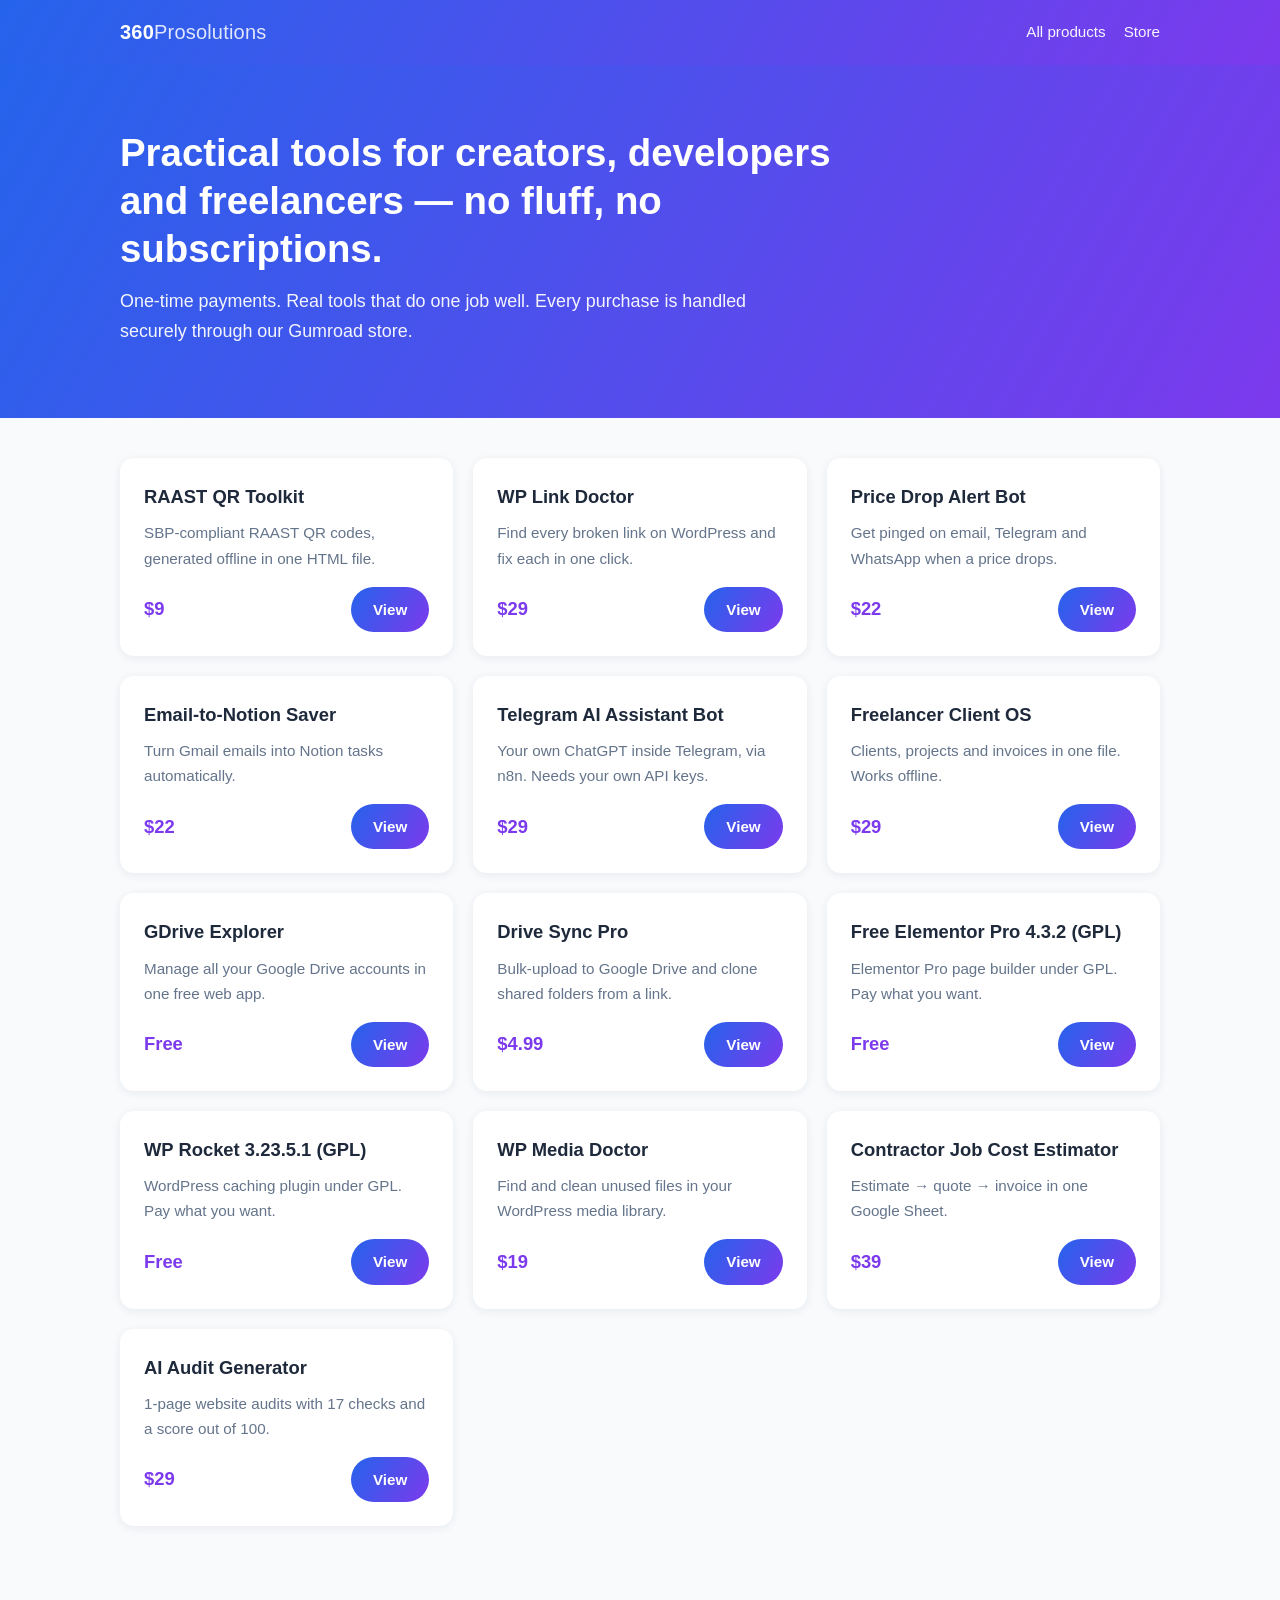
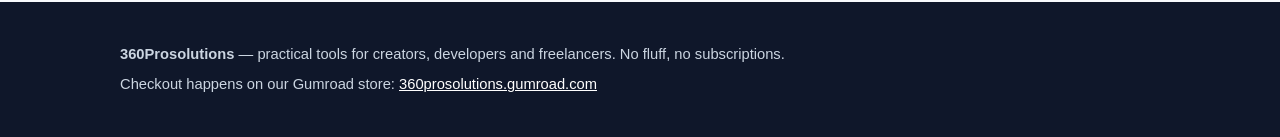
<file: index.html>
<!DOCTYPE html>
<html lang="en">
<head>
<meta charset="utf-8">
<meta name="viewport" content="width=device-width, initial-scale=1">
<title>360Prosolutions — practical tools, no subscriptions</title>
<meta name="description" content="Practical tools for creators, developers and freelancers — no fluff, no subscriptions. WordPress plugins, QR tools, automations and more.">
<link rel="canonical" href="https://360prosolutions.pages.dev/index.html">
<link rel="stylesheet" href="style.css">
</head>
<body>
<header class="site-header"><div class="wrap">
<a class="brand" href="index.html">360<span>Prosolutions</span></a>
<nav class="nav"><a href="index.html">All products</a><a href="https://360prosolutions.gumroad.com" target="_blank" rel="noopener">Store</a></nav>
</div></header><section class="hero"><div class="wrap">
<h1>Practical tools for creators, developers and freelancers — no fluff, no subscriptions.</h1>
<p>One-time payments. Real tools that do one job well. Every purchase is handled securely through our Gumroad store.</p>
</div></section>
<main class="wrap"><div class="grid">
<div class="card"><h3>RAAST QR Toolkit</h3><p>SBP-compliant RAAST QR codes, generated offline in one HTML file.</p>
<div class="row"><span class="price">$9</span>
<a class="btn" href="raast-qr-toolkit.html">View</a></div></div>
<div class="card"><h3>WP Link Doctor</h3><p>Find every broken link on WordPress and fix each in one click.</p>
<div class="row"><span class="price">$29</span>
<a class="btn" href="wp-link-doctor.html">View</a></div></div>
<div class="card"><h3>Price Drop Alert Bot</h3><p>Get pinged on email, Telegram and WhatsApp when a price drops.</p>
<div class="row"><span class="price">$22</span>
<a class="btn" href="price-drop-alert-bot.html">View</a></div></div>
<div class="card"><h3>Email-to-Notion Saver</h3><p>Turn Gmail emails into Notion tasks automatically.</p>
<div class="row"><span class="price">$22</span>
<a class="btn" href="email-to-notion-saver.html">View</a></div></div>
<div class="card"><h3>Telegram AI Assistant Bot</h3><p>Your own ChatGPT inside Telegram, via n8n. Needs your own API keys.</p>
<div class="row"><span class="price">$29</span>
<a class="btn" href="telegram-ai-assistant-bot.html">View</a></div></div>
<div class="card"><h3>Freelancer Client OS</h3><p>Clients, projects and invoices in one file. Works offline.</p>
<div class="row"><span class="price">$29</span>
<a class="btn" href="freelancer-client-os.html">View</a></div></div>
<div class="card"><h3>GDrive Explorer</h3><p>Manage all your Google Drive accounts in one free web app.</p>
<div class="row"><span class="price">Free</span>
<a class="btn" href="gdrive-explorer.html">View</a></div></div>
<div class="card"><h3>Drive Sync Pro</h3><p>Bulk-upload to Google Drive and clone shared folders from a link.</p>
<div class="row"><span class="price">$4.99</span>
<a class="btn" href="drive-sync-pro.html">View</a></div></div>
<div class="card"><h3>Free Elementor Pro 4.3.2 (GPL)</h3><p>Elementor Pro page builder under GPL. Pay what you want.</p>
<div class="row"><span class="price">Free</span>
<a class="btn" href="elementor-pro-gpl.html">View</a></div></div>
<div class="card"><h3>WP Rocket 3.23.5.1 (GPL)</h3><p>WordPress caching plugin under GPL. Pay what you want.</p>
<div class="row"><span class="price">Free</span>
<a class="btn" href="wp-rocket-gpl.html">View</a></div></div>
<div class="card"><h3>WP Media Doctor</h3><p>Find and clean unused files in your WordPress media library.</p>
<div class="row"><span class="price">$19</span>
<a class="btn" href="wp-media-doctor.html">View</a></div></div>
<div class="card"><h3>Contractor Job Cost Estimator</h3><p>Estimate → quote → invoice in one Google Sheet.</p>
<div class="row"><span class="price">$39</span>
<a class="btn" href="job-cost-estimator.html">View</a></div></div>
<div class="card"><h3>AI Audit Generator</h3><p>1-page website audits with 17 checks and a score out of 100.</p>
<div class="row"><span class="price">$29</span>
<a class="btn" href="ai-audit-generator.html">View</a></div></div>
</div></main>
<footer class="site-footer"><div class="wrap">
<p><strong>360Prosolutions</strong> — practical tools for creators, developers and freelancers. No fluff, no subscriptions.</p>
<p>Checkout happens on our Gumroad store: <a href="https://360prosolutions.gumroad.com" target="_blank" rel="noopener">360prosolutions.gumroad.com</a></p>
</div></footer></body>
</html>
</file>
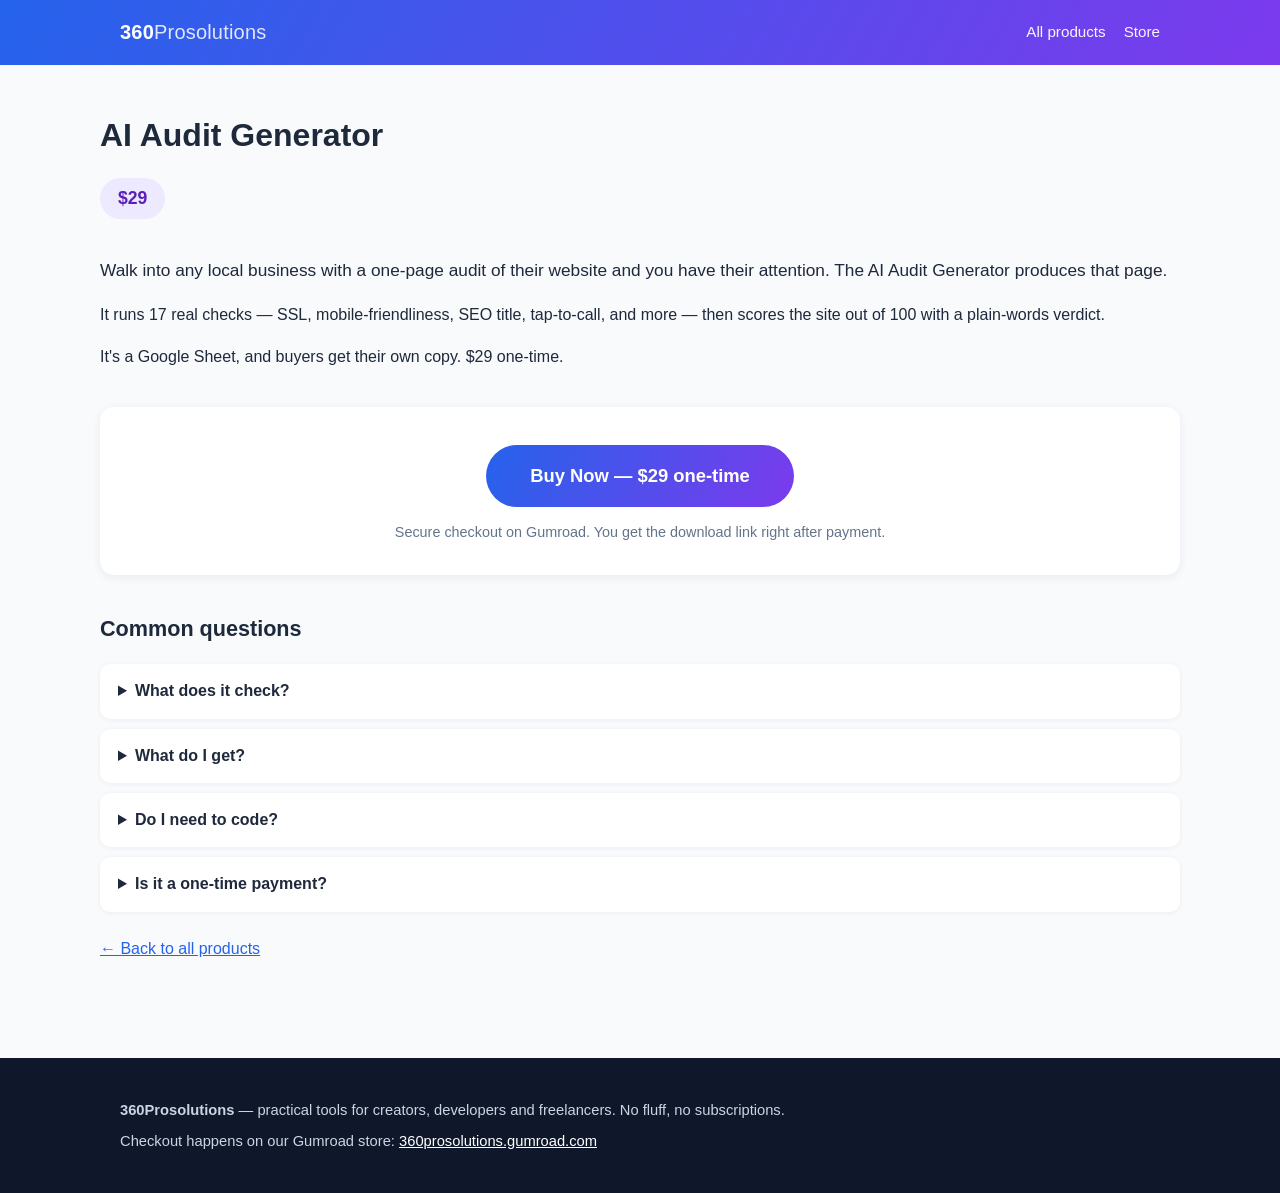
<file: ai-audit-generator.html>
<!DOCTYPE html>
<html lang="en">
<head>
<meta charset="utf-8">
<meta name="viewport" content="width=device-width, initial-scale=1">
<title>AI Audit Generator — website audit tool for agencies | 360Prosolutions</title>
<meta name="description" content="Win local clients with 1-page website audits: 17 real checks, score out of 100. Google Sheet. $29 one-time.">
<link rel="canonical" href="https://360prosolutions.pages.dev/ai-audit-generator.html">
<link rel="stylesheet" href="style.css">
</head>
<body>
<header class="site-header"><div class="wrap">
<a class="brand" href="index.html">360<span>Prosolutions</span></a>
<nav class="nav"><a href="index.html">All products</a><a href="https://360prosolutions.gumroad.com" target="_blank" rel="noopener">Store</a></nav>
</div></header><main class="wrap product">
<h1>AI Audit Generator</h1>
<div class="price-tag">$29</div>
<p class="lede">Walk into any local business with a one-page audit of their website and you have their attention. The AI Audit Generator produces that page.</p>
<p>It runs 17 real checks — SSL, mobile-friendliness, SEO title, tap-to-call, and more — then scores the site out of 100 with a plain-words verdict.</p>
<p>It's a Google Sheet, and buyers get their own copy. $29 one-time.</p>
<div class="buybox">
<a class="btn big" href="https://360prosolutions.gumroad.com/l/ai-audit-generator" target="_blank" rel="noopener">Buy Now — $29 one-time</a>
<p class="note">Secure checkout on Gumroad. You get the download link right after payment.</p>
</div>
<section class="faq"><h2>Common questions</h2>
<details><summary>What does it check?</summary><p>17 things: SSL, mobile layout, SEO title, tap-to-call buttons, and more.</p></details>
<details><summary>What do I get?</summary><p>Your own copy of the Google Sheet — issued automatically after purchase.</p></details>
<details><summary>Do I need to code?</summary><p>No.</p></details>
<details><summary>Is it a one-time payment?</summary><p>Yes. $29 once.</p></details>
</section>
<p><a class="back" href="index.html">&larr; Back to all products</a></p>
</main>
<footer class="site-footer"><div class="wrap">
<p><strong>360Prosolutions</strong> — practical tools for creators, developers and freelancers. No fluff, no subscriptions.</p>
<p>Checkout happens on our Gumroad store: <a href="https://360prosolutions.gumroad.com" target="_blank" rel="noopener">360prosolutions.gumroad.com</a></p>
</div></footer></body>
</html>
</file>
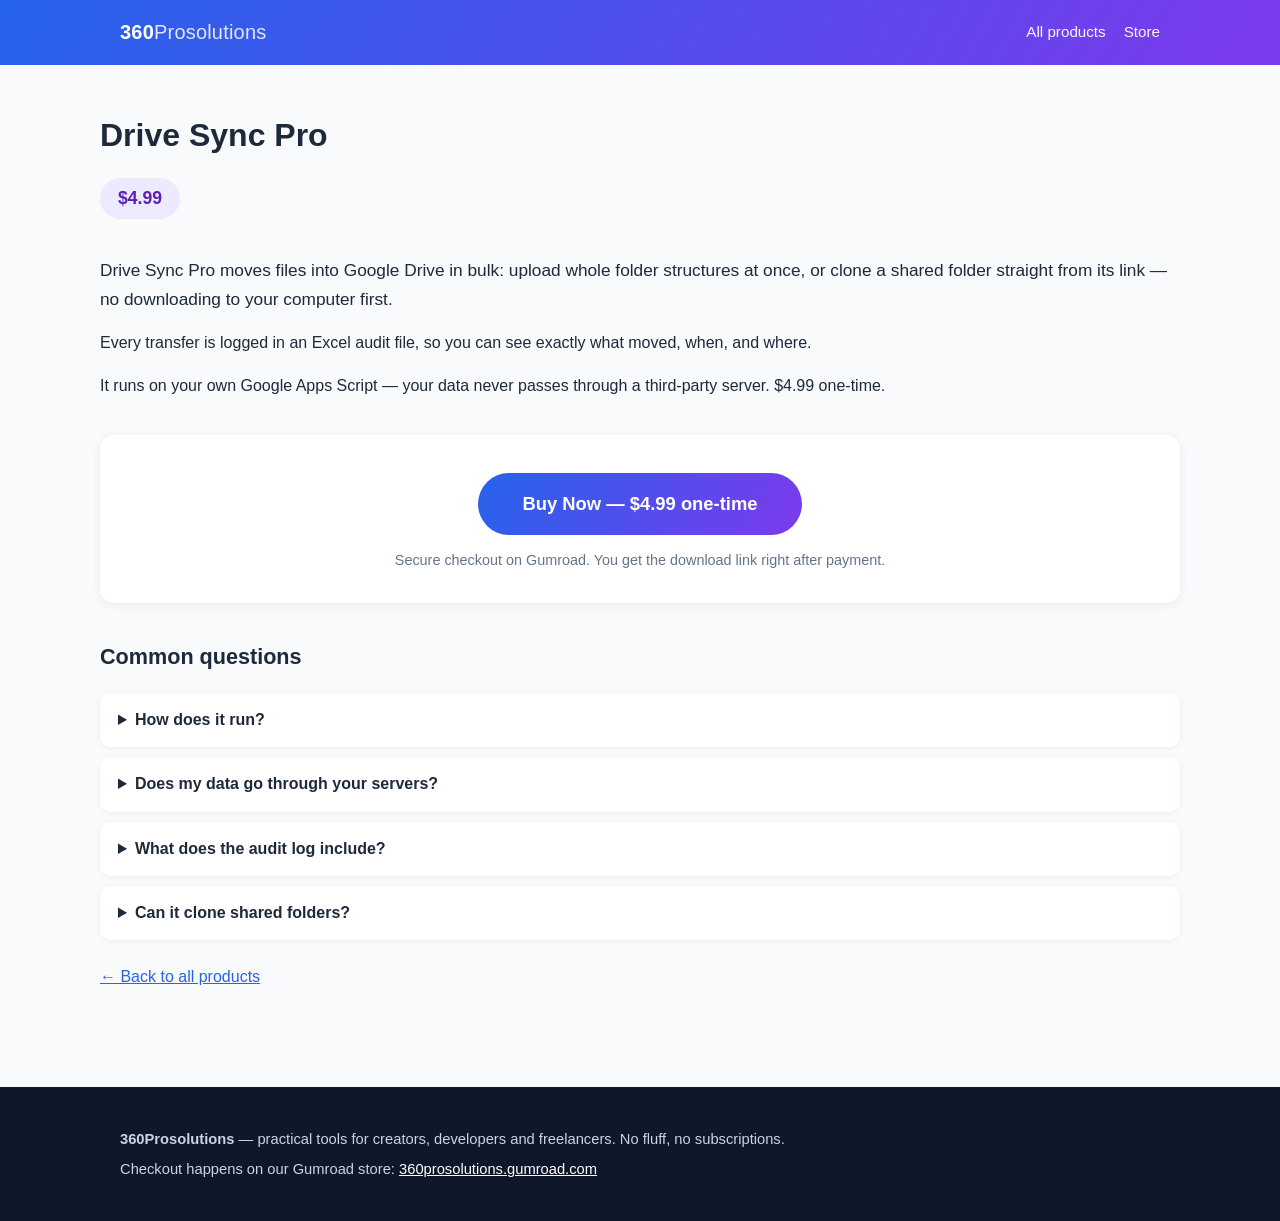
<file: drive-sync-pro.html>
<!DOCTYPE html>
<html lang="en">
<head>
<meta charset="utf-8">
<meta name="viewport" content="width=device-width, initial-scale=1">
<title>Drive Sync Pro — google drive bulk uploader | 360Prosolutions</title>
<meta name="description" content="Bulk-upload folder structures to Google Drive and clone shared folders from a link — no download. $4.99 one-time.">
<link rel="canonical" href="https://360prosolutions.pages.dev/drive-sync-pro.html">
<link rel="stylesheet" href="style.css">
</head>
<body>
<header class="site-header"><div class="wrap">
<a class="brand" href="index.html">360<span>Prosolutions</span></a>
<nav class="nav"><a href="index.html">All products</a><a href="https://360prosolutions.gumroad.com" target="_blank" rel="noopener">Store</a></nav>
</div></header><main class="wrap product">
<h1>Drive Sync Pro</h1>
<div class="price-tag">$4.99</div>
<p class="lede">Drive Sync Pro moves files into Google Drive in bulk: upload whole folder structures at once, or clone a shared folder straight from its link — no downloading to your computer first.</p>
<p>Every transfer is logged in an Excel audit file, so you can see exactly what moved, when, and where.</p>
<p>It runs on your own Google Apps Script — your data never passes through a third-party server. $4.99 one-time.</p>
<div class="buybox">
<a class="btn big" href="https://360prosolutions.gumroad.com/l/Drive-Sync-Pro" target="_blank" rel="noopener">Buy Now — $4.99 one-time</a>
<p class="note">Secure checkout on Gumroad. You get the download link right after payment.</p>
</div>
<section class="faq"><h2>Common questions</h2>
<details><summary>How does it run?</summary><p>On your own Google Apps Script account — setup steps are included.</p></details>
<details><summary>Does my data go through your servers?</summary><p>No. Everything runs between you and Google.</p></details>
<details><summary>What does the audit log include?</summary><p>An Excel file listing every transferred file.</p></details>
<details><summary>Can it clone shared folders?</summary><p>Yes — paste a shared folder link and it copies the contents into your Drive, with no download step.</p></details>
</section>
<p><a class="back" href="index.html">&larr; Back to all products</a></p>
</main>
<footer class="site-footer"><div class="wrap">
<p><strong>360Prosolutions</strong> — practical tools for creators, developers and freelancers. No fluff, no subscriptions.</p>
<p>Checkout happens on our Gumroad store: <a href="https://360prosolutions.gumroad.com" target="_blank" rel="noopener">360prosolutions.gumroad.com</a></p>
</div></footer></body>
</html>
</file>
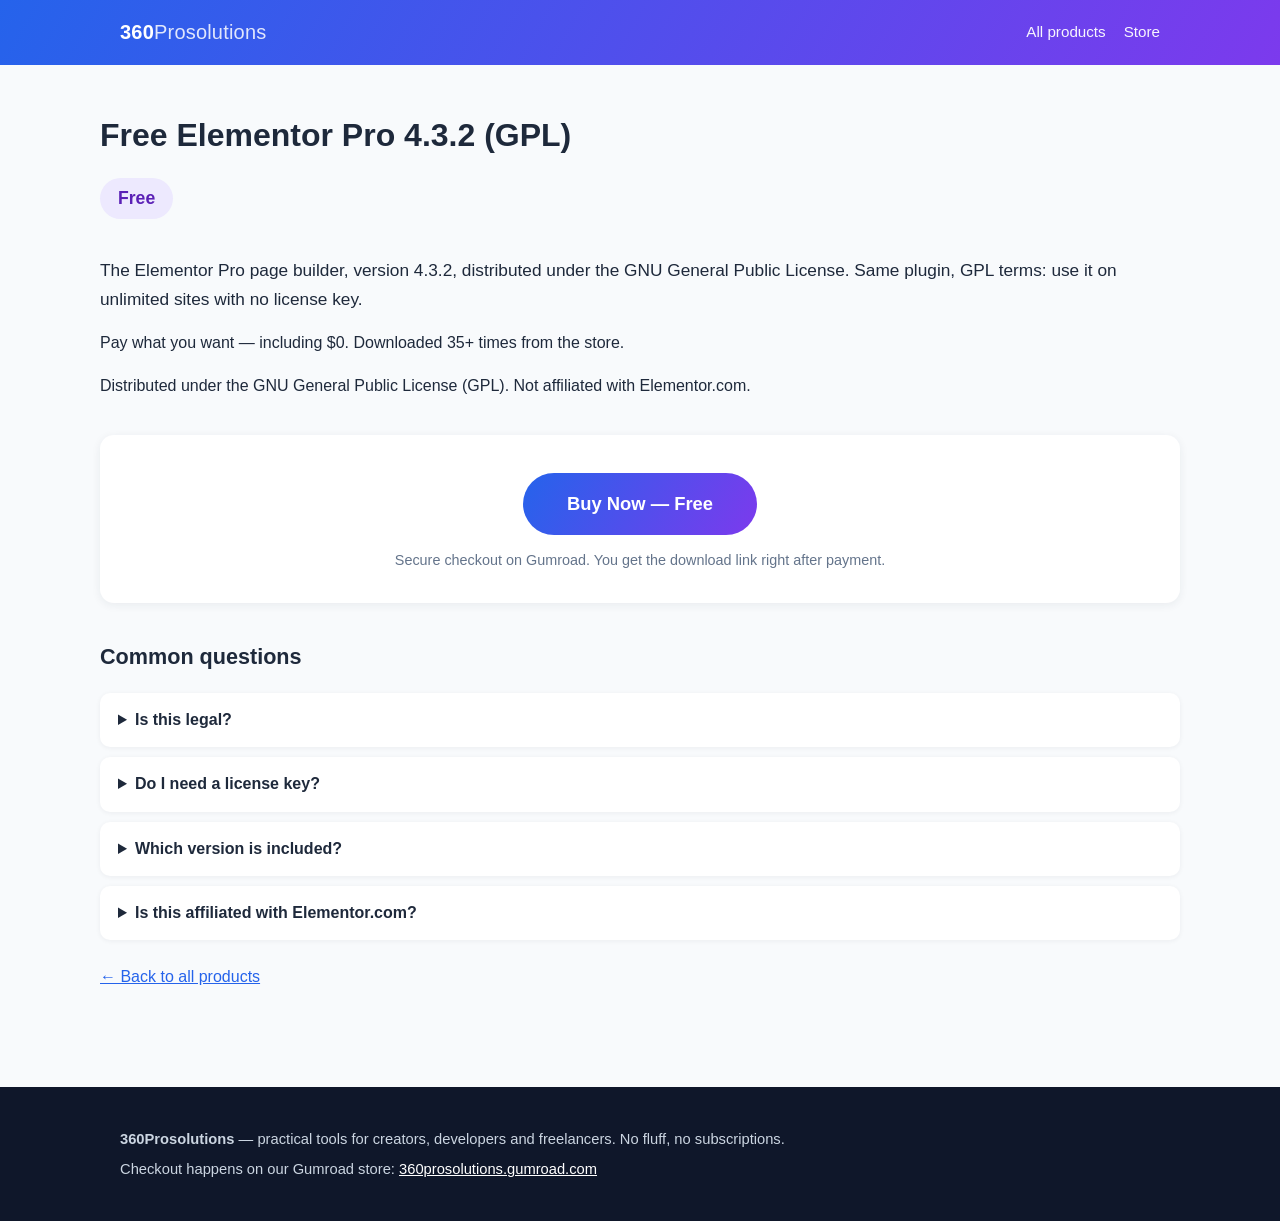
<file: elementor-pro-gpl.html>
<!DOCTYPE html>
<html lang="en">
<head>
<meta charset="utf-8">
<meta name="viewport" content="width=device-width, initial-scale=1">
<title>Free Elementor Pro 4.3.2 (GPL) — elementor pro gpl | 360Prosolutions</title>
<meta name="description" content="Elementor Pro 4.3.2 page builder under GPL. Pay what you want (even $0), unlimited sites, no license key. 35+ downloads.">
<link rel="canonical" href="https://360prosolutions.pages.dev/elementor-pro-gpl.html">
<link rel="stylesheet" href="style.css">
</head>
<body>
<header class="site-header"><div class="wrap">
<a class="brand" href="index.html">360<span>Prosolutions</span></a>
<nav class="nav"><a href="index.html">All products</a><a href="https://360prosolutions.gumroad.com" target="_blank" rel="noopener">Store</a></nav>
</div></header><main class="wrap product">
<h1>Free Elementor Pro 4.3.2 (GPL)</h1>
<div class="price-tag">Free</div>
<p class="lede">The Elementor Pro page builder, version 4.3.2, distributed under the GNU General Public License. Same plugin, GPL terms: use it on unlimited sites with no license key.</p>
<p>Pay what you want — including $0. Downloaded 35+ times from the store.</p>
<p>Distributed under the GNU General Public License (GPL). Not affiliated with Elementor.com.</p>
<div class="buybox">
<a class="btn big" href="https://360prosolutions.gumroad.com/l/FreeElementorPro" target="_blank" rel="noopener">Buy Now — Free</a>
<p class="note">Secure checkout on Gumroad. You get the download link right after payment.</p>
</div>
<section class="faq"><h2>Common questions</h2>
<details><summary>Is this legal?</summary><p>Yes. GPL-licensed software can be freely redistributed — that's what the license is for.</p></details>
<details><summary>Do I need a license key?</summary><p>No. Install it and use it on as many sites as you like.</p></details>
<details><summary>Which version is included?</summary><p>Version 4.3.2, as listed. Check the store page for the latest file.</p></details>
<details><summary>Is this affiliated with Elementor.com?</summary><p>No. Not affiliated with Elementor.com.</p></details>
</section>
<p><a class="back" href="index.html">&larr; Back to all products</a></p>
</main>
<footer class="site-footer"><div class="wrap">
<p><strong>360Prosolutions</strong> — practical tools for creators, developers and freelancers. No fluff, no subscriptions.</p>
<p>Checkout happens on our Gumroad store: <a href="https://360prosolutions.gumroad.com" target="_blank" rel="noopener">360prosolutions.gumroad.com</a></p>
</div></footer></body>
</html>
</file>
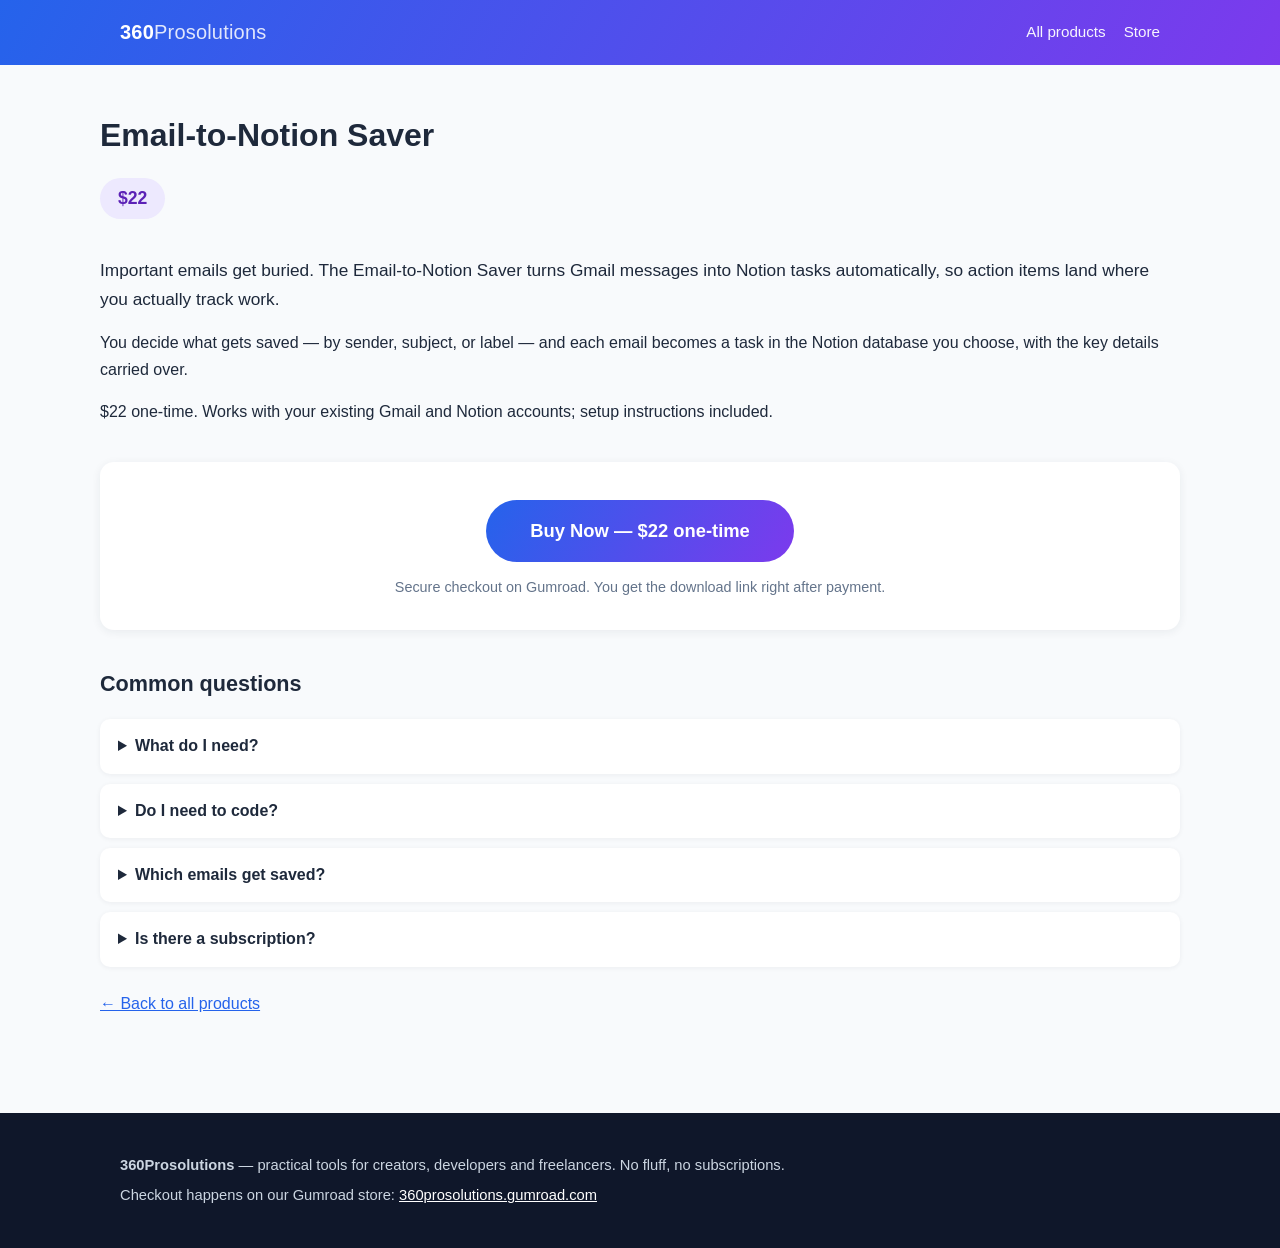
<file: email-to-notion-saver.html>
<!DOCTYPE html>
<html lang="en">
<head>
<meta charset="utf-8">
<meta name="viewport" content="width=device-width, initial-scale=1">
<title>Email-to-Notion Saver — save gmail to notion automatically | 360Prosolutions</title>
<meta name="description" content="Turn Gmail emails into Notion tasks automatically. Never lose an action item in your inbox again. $22 one-time.">
<link rel="canonical" href="https://360prosolutions.pages.dev/email-to-notion-saver.html">
<link rel="stylesheet" href="style.css">
</head>
<body>
<header class="site-header"><div class="wrap">
<a class="brand" href="index.html">360<span>Prosolutions</span></a>
<nav class="nav"><a href="index.html">All products</a><a href="https://360prosolutions.gumroad.com" target="_blank" rel="noopener">Store</a></nav>
</div></header><main class="wrap product">
<h1>Email-to-Notion Saver</h1>
<div class="price-tag">$22</div>
<p class="lede">Important emails get buried. The Email-to-Notion Saver turns Gmail messages into Notion tasks automatically, so action items land where you actually track work.</p>
<p>You decide what gets saved — by sender, subject, or label — and each email becomes a task in the Notion database you choose, with the key details carried over.</p>
<p>$22 one-time. Works with your existing Gmail and Notion accounts; setup instructions included.</p>
<div class="buybox">
<a class="btn big" href="https://360prosolutions.gumroad.com/l/email-to-notion-saver" target="_blank" rel="noopener">Buy Now — $22 one-time</a>
<p class="note">Secure checkout on Gumroad. You get the download link right after payment.</p>
</div>
<section class="faq"><h2>Common questions</h2>
<details><summary>What do I need?</summary><p>A Gmail account and a Notion account — the free Notion plan works.</p></details>
<details><summary>Do I need to code?</summary><p>No. Follow the included setup steps.</p></details>
<details><summary>Which emails get saved?</summary><p>You choose — filter by sender, subject keyword, or Gmail label.</p></details>
<details><summary>Is there a subscription?</summary><p>No. $22 once.</p></details>
</section>
<p><a class="back" href="index.html">&larr; Back to all products</a></p>
</main>
<footer class="site-footer"><div class="wrap">
<p><strong>360Prosolutions</strong> — practical tools for creators, developers and freelancers. No fluff, no subscriptions.</p>
<p>Checkout happens on our Gumroad store: <a href="https://360prosolutions.gumroad.com" target="_blank" rel="noopener">360prosolutions.gumroad.com</a></p>
</div></footer></body>
</html>
</file>
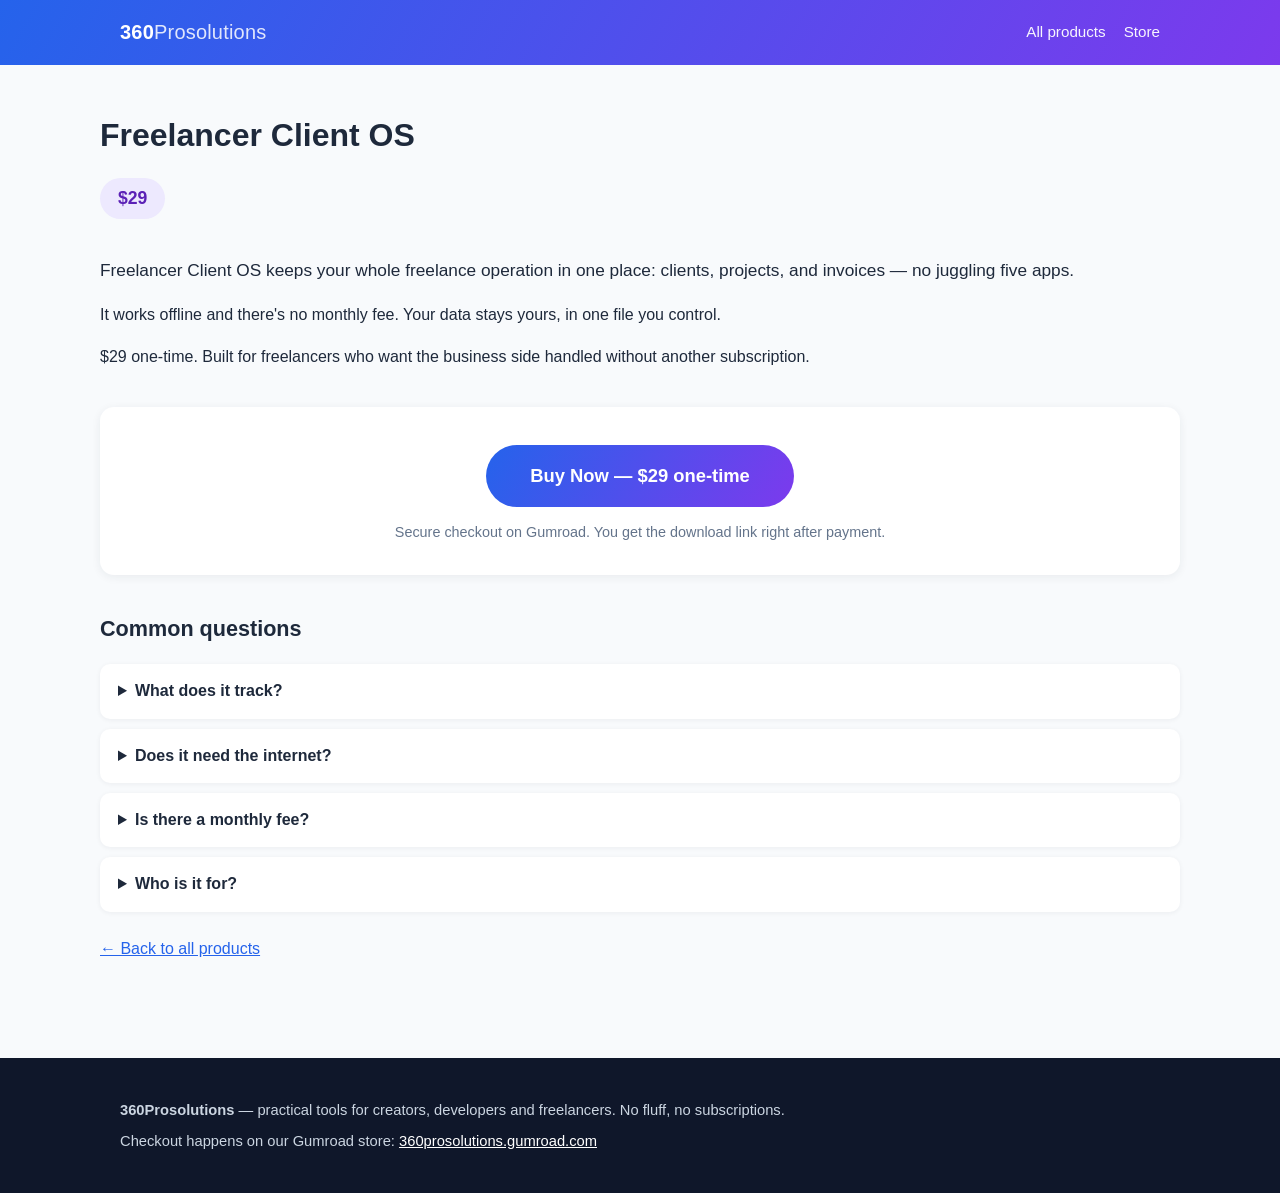
<file: freelancer-client-os.html>
<!DOCTYPE html>
<html lang="en">
<head>
<meta charset="utf-8">
<meta name="viewport" content="width=device-width, initial-scale=1">
<title>Freelancer Client OS — freelancer client management software | 360Prosolutions</title>
<meta name="description" content="Clients, projects and invoices in one file. Works offline, no monthly fee. $29 one-time.">
<link rel="canonical" href="https://360prosolutions.pages.dev/freelancer-client-os.html">
<link rel="stylesheet" href="style.css">
</head>
<body>
<header class="site-header"><div class="wrap">
<a class="brand" href="index.html">360<span>Prosolutions</span></a>
<nav class="nav"><a href="index.html">All products</a><a href="https://360prosolutions.gumroad.com" target="_blank" rel="noopener">Store</a></nav>
</div></header><main class="wrap product">
<h1>Freelancer Client OS</h1>
<div class="price-tag">$29</div>
<p class="lede">Freelancer Client OS keeps your whole freelance operation in one place: clients, projects, and invoices — no juggling five apps.</p>
<p>It works offline and there's no monthly fee. Your data stays yours, in one file you control.</p>
<p>$29 one-time. Built for freelancers who want the business side handled without another subscription.</p>
<div class="buybox">
<a class="btn big" href="https://360prosolutions.gumroad.com/l/freelancer-client-os" target="_blank" rel="noopener">Buy Now — $29 one-time</a>
<p class="note">Secure checkout on Gumroad. You get the download link right after payment.</p>
</div>
<section class="faq"><h2>Common questions</h2>
<details><summary>What does it track?</summary><p>Clients, projects, and invoices — the three things every freelancer juggles.</p></details>
<details><summary>Does it need the internet?</summary><p>No. It works offline.</p></details>
<details><summary>Is there a monthly fee?</summary><p>No. $29 once.</p></details>
<details><summary>Who is it for?</summary><p>Freelancers and solo consultants who want one simple system instead of five tools.</p></details>
</section>
<p><a class="back" href="index.html">&larr; Back to all products</a></p>
</main>
<footer class="site-footer"><div class="wrap">
<p><strong>360Prosolutions</strong> — practical tools for creators, developers and freelancers. No fluff, no subscriptions.</p>
<p>Checkout happens on our Gumroad store: <a href="https://360prosolutions.gumroad.com" target="_blank" rel="noopener">360prosolutions.gumroad.com</a></p>
</div></footer></body>
</html>
</file>
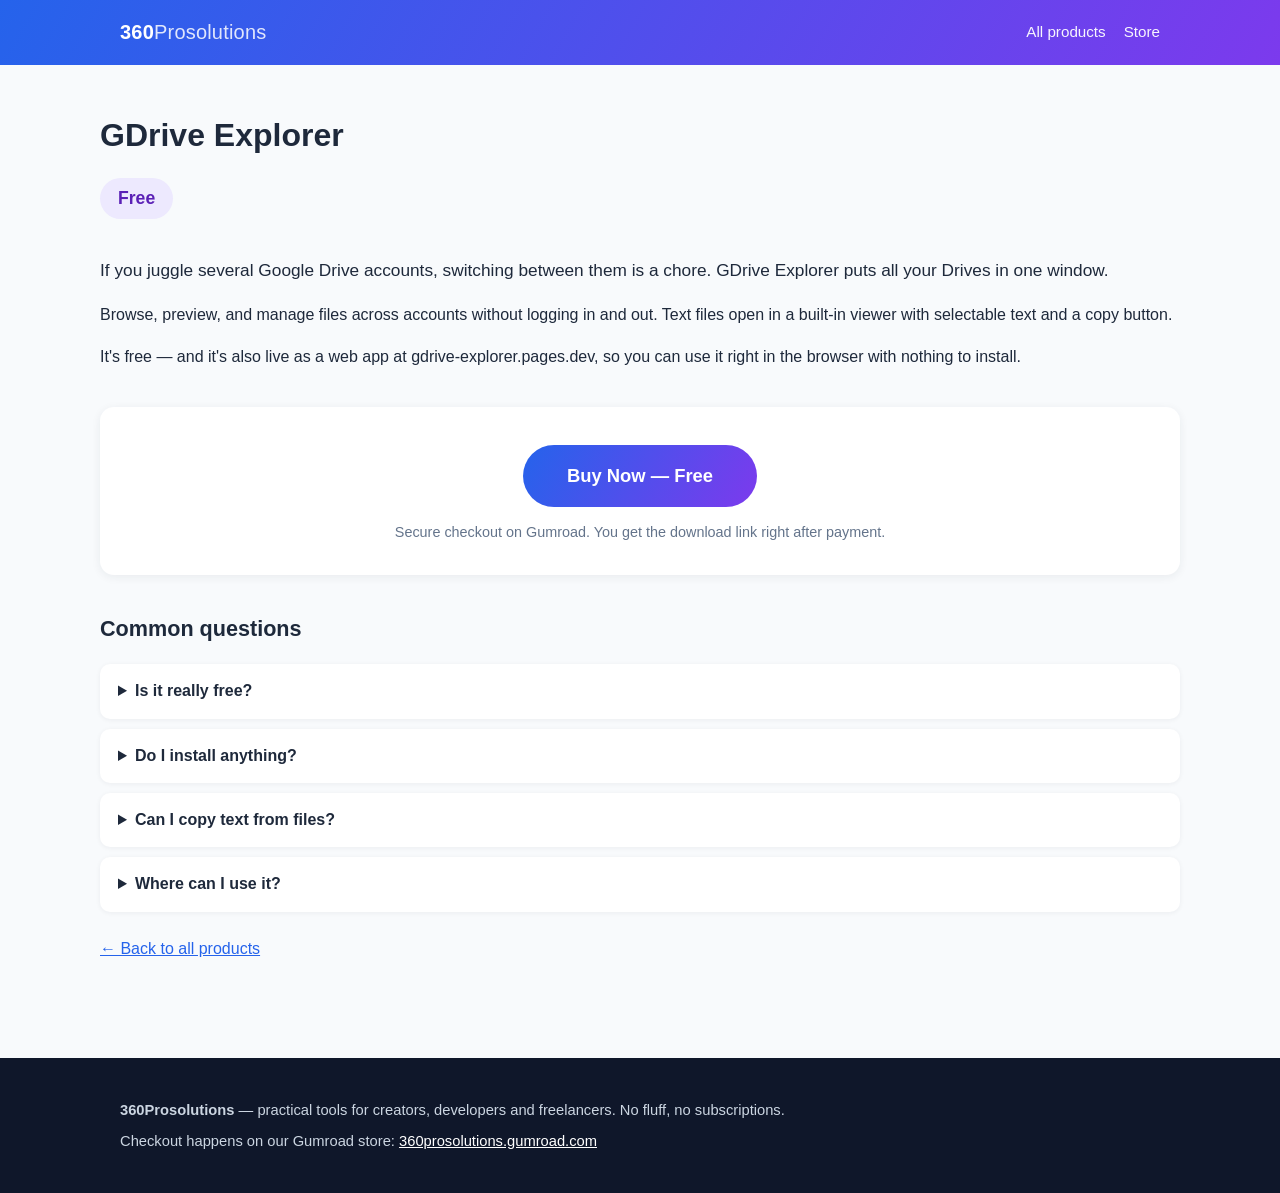
<file: gdrive-explorer.html>
<!DOCTYPE html>
<html lang="en">
<head>
<meta charset="utf-8">
<meta name="viewport" content="width=device-width, initial-scale=1">
<title>GDrive Explorer — manage multiple google drive accounts | 360Prosolutions</title>
<meta name="description" content="Free web app: manage all your Google Drive accounts in one window. Also live at gdrive-explorer.pages.dev.">
<link rel="canonical" href="https://360prosolutions.pages.dev/gdrive-explorer.html">
<link rel="stylesheet" href="style.css">
</head>
<body>
<header class="site-header"><div class="wrap">
<a class="brand" href="index.html">360<span>Prosolutions</span></a>
<nav class="nav"><a href="index.html">All products</a><a href="https://360prosolutions.gumroad.com" target="_blank" rel="noopener">Store</a></nav>
</div></header><main class="wrap product">
<h1>GDrive Explorer</h1>
<div class="price-tag">Free</div>
<p class="lede">If you juggle several Google Drive accounts, switching between them is a chore. GDrive Explorer puts all your Drives in one window.</p>
<p>Browse, preview, and manage files across accounts without logging in and out. Text files open in a built-in viewer with selectable text and a copy button.</p>
<p>It's free — and it's also live as a web app at gdrive-explorer.pages.dev, so you can use it right in the browser with nothing to install.</p>
<div class="buybox">
<a class="btn big" href="https://360prosolutions.gumroad.com/l/gdrive-explorer" target="_blank" rel="noopener">Buy Now — Free</a>
<p class="note">Secure checkout on Gumroad. You get the download link right after payment.</p>
</div>
<section class="faq"><h2>Common questions</h2>
<details><summary>Is it really free?</summary><p>Yes. Free, no account needed.</p></details>
<details><summary>Do I install anything?</summary><p>No — it runs in your browser.</p></details>
<details><summary>Can I copy text from files?</summary><p>Yes — the text viewer lets you select text and has a copy button.</p></details>
<details><summary>Where can I use it?</summary><p>Grab it here, or use it live at gdrive-explorer.pages.dev.</p></details>
</section>
<p><a class="back" href="index.html">&larr; Back to all products</a></p>
</main>
<footer class="site-footer"><div class="wrap">
<p><strong>360Prosolutions</strong> — practical tools for creators, developers and freelancers. No fluff, no subscriptions.</p>
<p>Checkout happens on our Gumroad store: <a href="https://360prosolutions.gumroad.com" target="_blank" rel="noopener">360prosolutions.gumroad.com</a></p>
</div></footer></body>
</html>
</file>
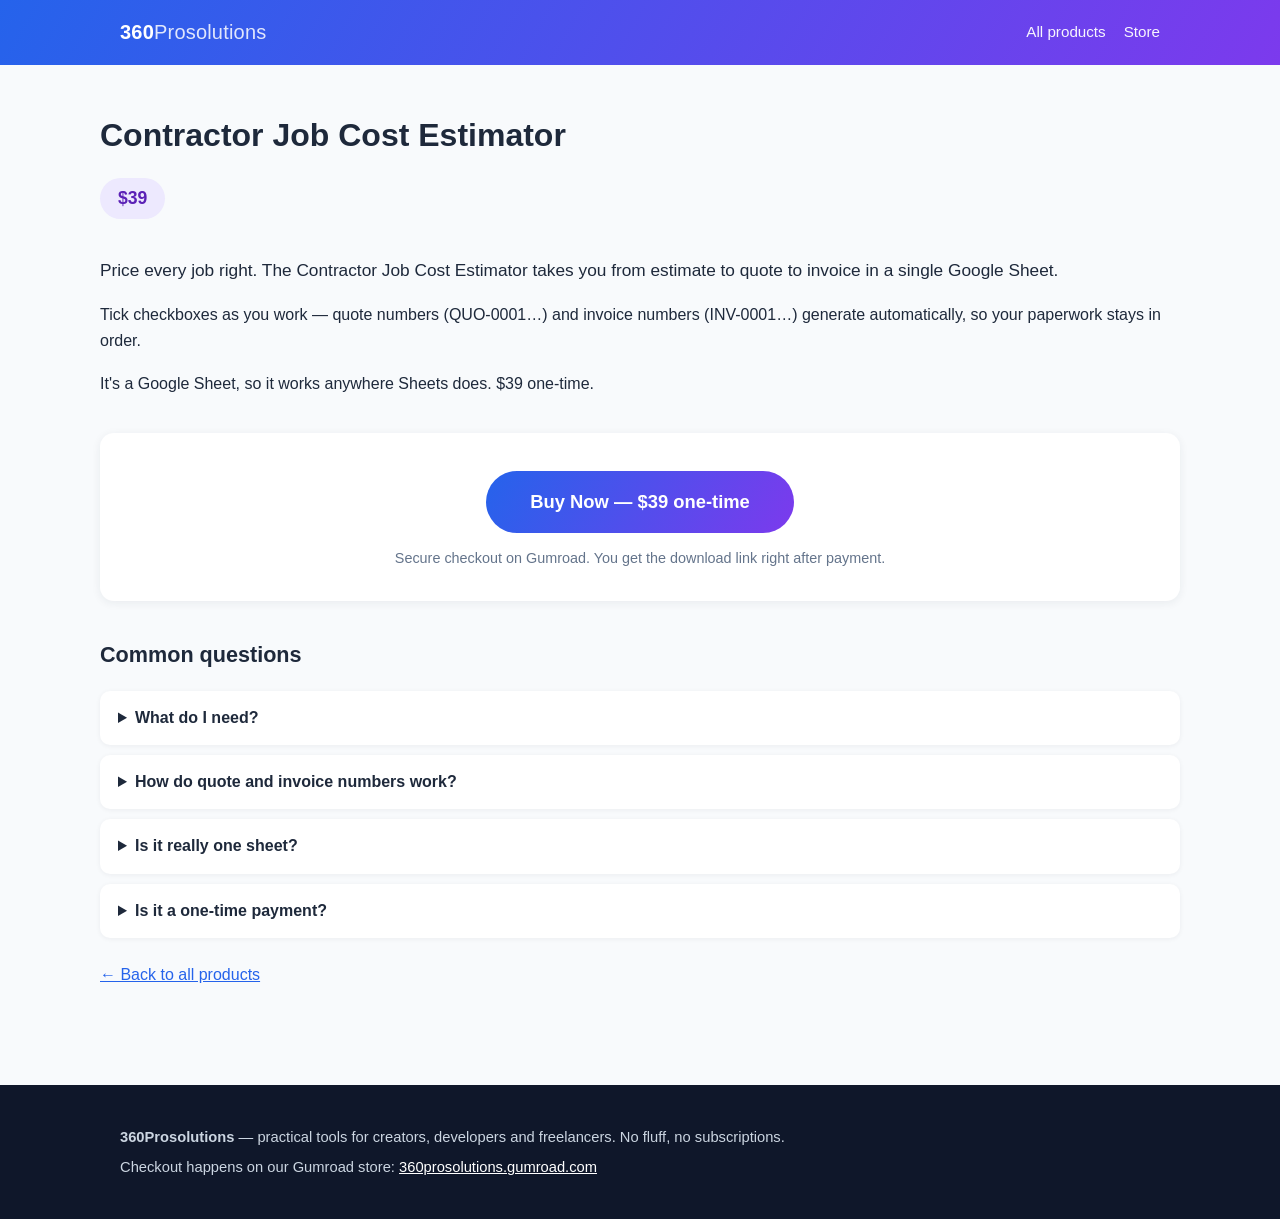
<file: job-cost-estimator.html>
<!DOCTYPE html>
<html lang="en">
<head>
<meta charset="utf-8">
<meta name="viewport" content="width=device-width, initial-scale=1">
<title>Contractor Job Cost Estimator — contractor job cost estimator spreadsheet | 360Prosolutions</title>
<meta name="description" content="Estimate → quote → invoice in one Google Sheet. Checkbox ticks generate QUO/INV numbers. $39 one-time.">
<link rel="canonical" href="https://360prosolutions.pages.dev/job-cost-estimator.html">
<link rel="stylesheet" href="style.css">
</head>
<body>
<header class="site-header"><div class="wrap">
<a class="brand" href="index.html">360<span>Prosolutions</span></a>
<nav class="nav"><a href="index.html">All products</a><a href="https://360prosolutions.gumroad.com" target="_blank" rel="noopener">Store</a></nav>
</div></header><main class="wrap product">
<h1>Contractor Job Cost Estimator</h1>
<div class="price-tag">$39</div>
<p class="lede">Price every job right. The Contractor Job Cost Estimator takes you from estimate to quote to invoice in a single Google Sheet.</p>
<p>Tick checkboxes as you work — quote numbers (QUO-0001…) and invoice numbers (INV-0001…) generate automatically, so your paperwork stays in order.</p>
<p>It's a Google Sheet, so it works anywhere Sheets does. $39 one-time.</p>
<div class="buybox">
<a class="btn big" href="https://360prosolutions.gumroad.com/l/job-cost-estimator" target="_blank" rel="noopener">Buy Now — $39 one-time</a>
<p class="note">Secure checkout on Gumroad. You get the download link right after payment.</p>
</div>
<section class="faq"><h2>Common questions</h2>
<details><summary>What do I need?</summary><p>A Google account (free) to copy and use the Sheet.</p></details>
<details><summary>How do quote and invoice numbers work?</summary><p>Tick the checkbox on a row and the next QUO/INV number is assigned automatically.</p></details>
<details><summary>Is it really one sheet?</summary><p>Yes — estimate, quote, and invoice in one file.</p></details>
<details><summary>Is it a one-time payment?</summary><p>Yes. $39 once.</p></details>
</section>
<p><a class="back" href="index.html">&larr; Back to all products</a></p>
</main>
<footer class="site-footer"><div class="wrap">
<p><strong>360Prosolutions</strong> — practical tools for creators, developers and freelancers. No fluff, no subscriptions.</p>
<p>Checkout happens on our Gumroad store: <a href="https://360prosolutions.gumroad.com" target="_blank" rel="noopener">360prosolutions.gumroad.com</a></p>
</div></footer></body>
</html>
</file>
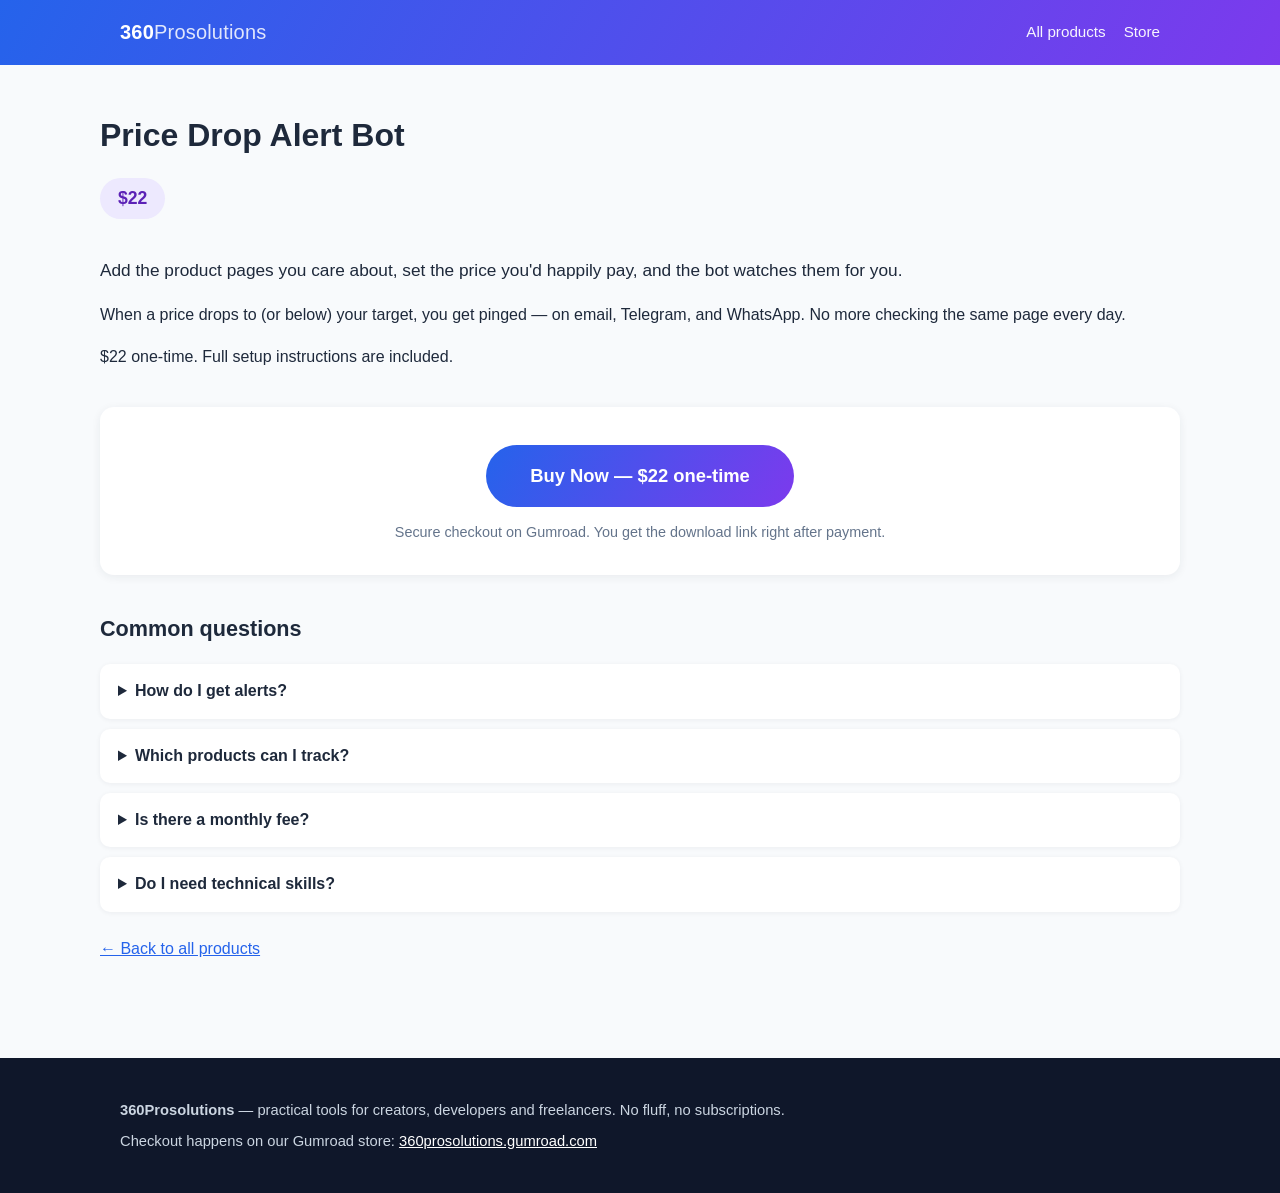
<file: price-drop-alert-bot.html>
<!DOCTYPE html>
<html lang="en">
<head>
<meta charset="utf-8">
<meta name="viewport" content="width=device-width, initial-scale=1">
<title>Price Drop Alert Bot — price drop alert bot | 360Prosolutions</title>
<meta name="description" content="Track any product's price and get pinged on email, Telegram and WhatsApp when it drops. $22 one-time.">
<link rel="canonical" href="https://360prosolutions.pages.dev/price-drop-alert-bot.html">
<link rel="stylesheet" href="style.css">
</head>
<body>
<header class="site-header"><div class="wrap">
<a class="brand" href="index.html">360<span>Prosolutions</span></a>
<nav class="nav"><a href="index.html">All products</a><a href="https://360prosolutions.gumroad.com" target="_blank" rel="noopener">Store</a></nav>
</div></header><main class="wrap product">
<h1>Price Drop Alert Bot</h1>
<div class="price-tag">$22</div>
<p class="lede">Add the product pages you care about, set the price you'd happily pay, and the bot watches them for you.</p>
<p>When a price drops to (or below) your target, you get pinged — on email, Telegram, and WhatsApp. No more checking the same page every day.</p>
<p>$22 one-time. Full setup instructions are included.</p>
<div class="buybox">
<a class="btn big" href="https://360prosolutions.gumroad.com/l/price-drop-alert-bot" target="_blank" rel="noopener">Buy Now — $22 one-time</a>
<p class="note">Secure checkout on Gumroad. You get the download link right after payment.</p>
</div>
<section class="faq"><h2>Common questions</h2>
<details><summary>How do I get alerts?</summary><p>Email, Telegram, and WhatsApp — pick whichever you actually read.</p></details>
<details><summary>Which products can I track?</summary><p>Any product page you add — paste the link and set your target price.</p></details>
<details><summary>Is there a monthly fee?</summary><p>No. $22 once.</p></details>
<details><summary>Do I need technical skills?</summary><p>No. The included setup guide walks you through it step by step.</p></details>
</section>
<p><a class="back" href="index.html">&larr; Back to all products</a></p>
</main>
<footer class="site-footer"><div class="wrap">
<p><strong>360Prosolutions</strong> — practical tools for creators, developers and freelancers. No fluff, no subscriptions.</p>
<p>Checkout happens on our Gumroad store: <a href="https://360prosolutions.gumroad.com" target="_blank" rel="noopener">360prosolutions.gumroad.com</a></p>
</div></footer></body>
</html>
</file>
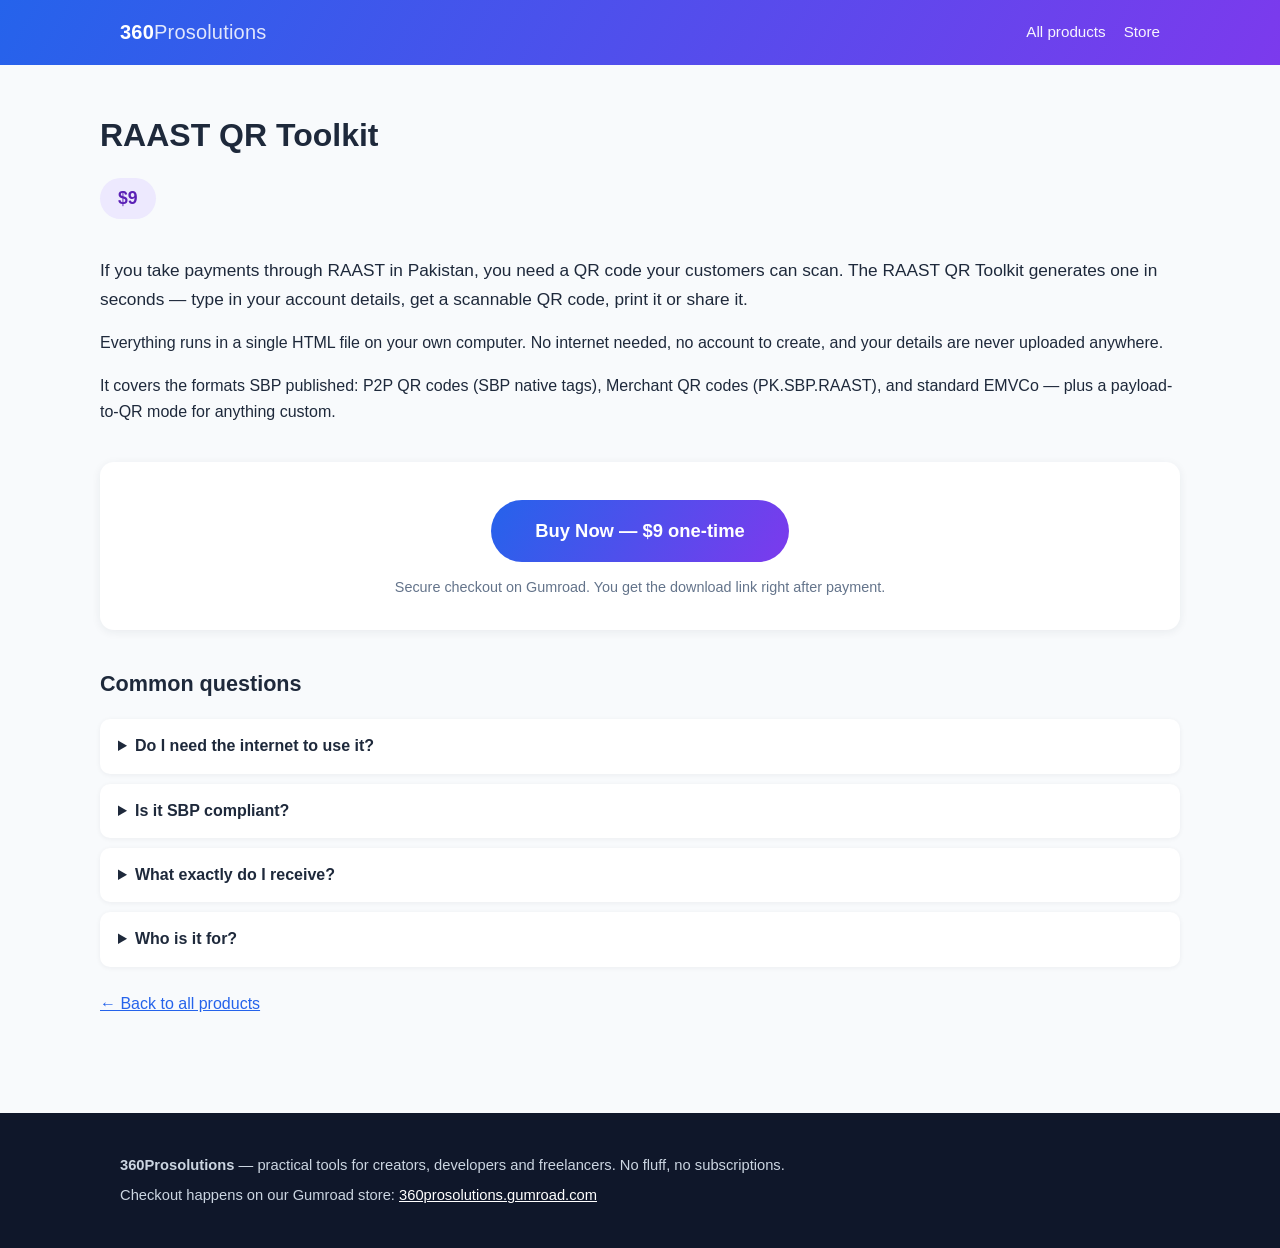
<file: raast-qr-toolkit.html>
<!DOCTYPE html>
<html lang="en">
<head>
<meta charset="utf-8">
<meta name="viewport" content="width=device-width, initial-scale=1">
<title>RAAST QR Toolkit — raast qr code generator pakistan | 360Prosolutions</title>
<meta name="description" content="Generate SBP-compliant RAAST QR codes offline. P2P, Merchant and EMVCo formats in one HTML file. $9 one-time.">
<link rel="canonical" href="https://360prosolutions.pages.dev/raast-qr-toolkit.html">
<link rel="stylesheet" href="style.css">
</head>
<body>
<header class="site-header"><div class="wrap">
<a class="brand" href="index.html">360<span>Prosolutions</span></a>
<nav class="nav"><a href="index.html">All products</a><a href="https://360prosolutions.gumroad.com" target="_blank" rel="noopener">Store</a></nav>
</div></header><main class="wrap product">
<h1>RAAST QR Toolkit</h1>
<div class="price-tag">$9</div>
<p class="lede">If you take payments through RAAST in Pakistan, you need a QR code your customers can scan. The RAAST QR Toolkit generates one in seconds — type in your account details, get a scannable QR code, print it or share it.</p>
<p>Everything runs in a single HTML file on your own computer. No internet needed, no account to create, and your details are never uploaded anywhere.</p>
<p>It covers the formats SBP published: P2P QR codes (SBP native tags), Merchant QR codes (PK.SBP.RAAST), and standard EMVCo — plus a payload-to-QR mode for anything custom.</p>
<div class="buybox">
<a class="btn big" href="https://360prosolutions.gumroad.com/l/raast-qr-toolkit" target="_blank" rel="noopener">Buy Now — $9 one-time</a>
<p class="note">Secure checkout on Gumroad. You get the download link right after payment.</p>
</div>
<section class="faq"><h2>Common questions</h2>
<details><summary>Do I need the internet to use it?</summary><p>No. The file works fully offline in any modern browser — Chrome, Edge, or Firefox.</p></details>
<details><summary>Is it SBP compliant?</summary><p>Yes. The QR formats follow the RAAST QR specifications published by the State Bank of Pakistan.</p></details>
<details><summary>What exactly do I receive?</summary><p>One HTML file (about 71 KB). Open it, fill in your details, download your QR as an image.</p></details>
<details><summary>Who is it for?</summary><p>Pakistani freelancers, shopkeepers, and small merchants who accept RAAST payments and want a correct, scannable QR code.</p></details>
</section>
<p><a class="back" href="index.html">&larr; Back to all products</a></p>
</main>
<footer class="site-footer"><div class="wrap">
<p><strong>360Prosolutions</strong> — practical tools for creators, developers and freelancers. No fluff, no subscriptions.</p>
<p>Checkout happens on our Gumroad store: <a href="https://360prosolutions.gumroad.com" target="_blank" rel="noopener">360prosolutions.gumroad.com</a></p>
</div></footer></body>
</html>
</file>
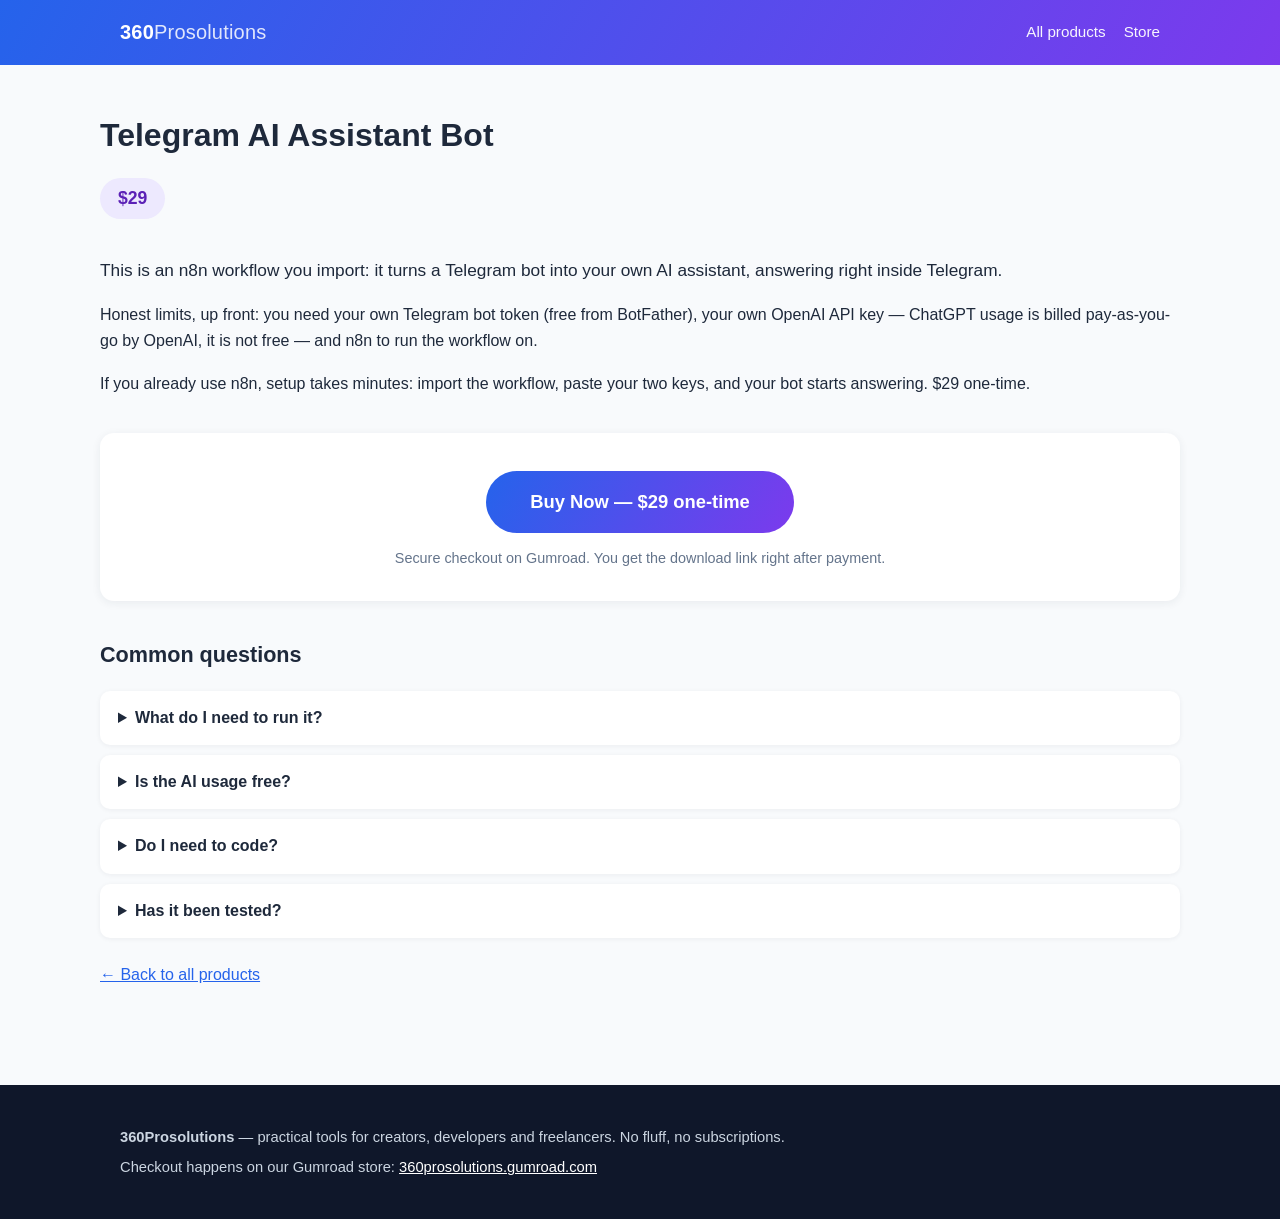
<file: telegram-ai-assistant-bot.html>
<!DOCTYPE html>
<html lang="en">
<head>
<meta charset="utf-8">
<meta name="viewport" content="width=device-width, initial-scale=1">
<title>Telegram AI Assistant Bot — telegram ai assistant bot | 360Prosolutions</title>
<meta name="description" content="Your own ChatGPT inside Telegram via an n8n workflow. $29 one-time. Requires your own Telegram bot token, OpenAI key, and n8n.">
<link rel="canonical" href="https://360prosolutions.pages.dev/telegram-ai-assistant-bot.html">
<link rel="stylesheet" href="style.css">
</head>
<body>
<header class="site-header"><div class="wrap">
<a class="brand" href="index.html">360<span>Prosolutions</span></a>
<nav class="nav"><a href="index.html">All products</a><a href="https://360prosolutions.gumroad.com" target="_blank" rel="noopener">Store</a></nav>
</div></header><main class="wrap product">
<h1>Telegram AI Assistant Bot</h1>
<div class="price-tag">$29</div>
<p class="lede">This is an n8n workflow you import: it turns a Telegram bot into your own AI assistant, answering right inside Telegram.</p>
<p>Honest limits, up front: you need your own Telegram bot token (free from BotFather), your own OpenAI API key — ChatGPT usage is billed pay-as-you-go by OpenAI, it is not free — and n8n to run the workflow on.</p>
<p>If you already use n8n, setup takes minutes: import the workflow, paste your two keys, and your bot starts answering. $29 one-time.</p>
<div class="buybox">
<a class="btn big" href="https://360prosolutions.gumroad.com/l/telegram-ai-assistant-bot" target="_blank" rel="noopener">Buy Now — $29 one-time</a>
<p class="note">Secure checkout on Gumroad. You get the download link right after payment.</p>
</div>
<section class="faq"><h2>Common questions</h2>
<details><summary>What do I need to run it?</summary><p>Three things: a Telegram bot token (free), an OpenAI API key (pay-as-you-go), and n8n.</p></details>
<details><summary>Is the AI usage free?</summary><p>No. OpenAI charges per use on your own key. The $29 is for the workflow, not for AI credits.</p></details>
<details><summary>Do I need to code?</summary><p>No code — but you should be comfortable importing a workflow in n8n.</p></details>
<details><summary>Has it been tested?</summary><p>The workflow has been reviewed and is ready to import; final testing happens with your own keys in your own n8n.</p></details>
</section>
<p><a class="back" href="index.html">&larr; Back to all products</a></p>
</main>
<footer class="site-footer"><div class="wrap">
<p><strong>360Prosolutions</strong> — practical tools for creators, developers and freelancers. No fluff, no subscriptions.</p>
<p>Checkout happens on our Gumroad store: <a href="https://360prosolutions.gumroad.com" target="_blank" rel="noopener">360prosolutions.gumroad.com</a></p>
</div></footer></body>
</html>
</file>
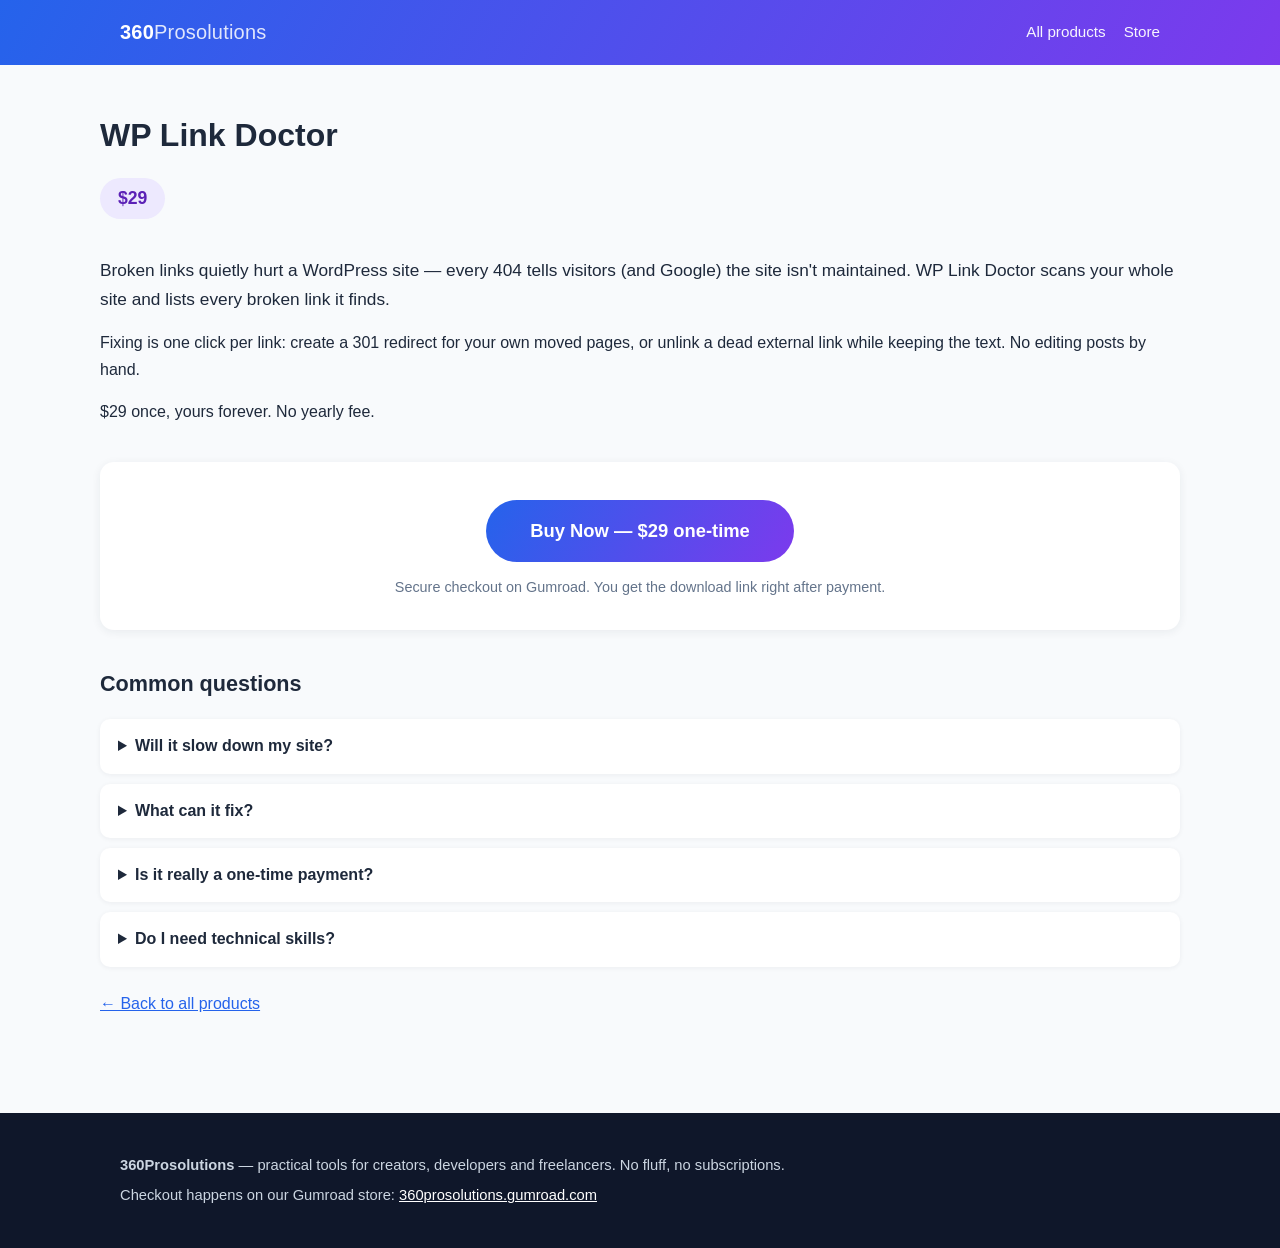
<file: wp-link-doctor.html>
<!DOCTYPE html>
<html lang="en">
<head>
<meta charset="utf-8">
<meta name="viewport" content="width=device-width, initial-scale=1">
<title>WP Link Doctor — find broken links wordpress plugin | 360Prosolutions</title>
<meta name="description" content="Find every broken link on your WordPress site and fix each in one click. $29 one-time, no yearly fee.">
<link rel="canonical" href="https://360prosolutions.pages.dev/wp-link-doctor.html">
<link rel="stylesheet" href="style.css">
</head>
<body>
<header class="site-header"><div class="wrap">
<a class="brand" href="index.html">360<span>Prosolutions</span></a>
<nav class="nav"><a href="index.html">All products</a><a href="https://360prosolutions.gumroad.com" target="_blank" rel="noopener">Store</a></nav>
</div></header><main class="wrap product">
<h1>WP Link Doctor</h1>
<div class="price-tag">$29</div>
<p class="lede">Broken links quietly hurt a WordPress site — every 404 tells visitors (and Google) the site isn't maintained. WP Link Doctor scans your whole site and lists every broken link it finds.</p>
<p>Fixing is one click per link: create a 301 redirect for your own moved pages, or unlink a dead external link while keeping the text. No editing posts by hand.</p>
<p>$29 once, yours forever. No yearly fee.</p>
<div class="buybox">
<a class="btn big" href="https://360prosolutions.gumroad.com/l/wp-link-doctor" target="_blank" rel="noopener">Buy Now — $29 one-time</a>
<p class="note">Secure checkout on Gumroad. You get the download link right after payment.</p>
</div>
<section class="faq"><h2>Common questions</h2>
<details><summary>Will it slow down my site?</summary><p>No. Scans run in small batches of 25 links through WP-Cron, in the background.</p></details>
<details><summary>What can it fix?</summary><p>Moved internal pages (301 redirect, one click) and dead external links (one-click unlink, text stays).</p></details>
<details><summary>Is it really a one-time payment?</summary><p>Yes. $29 once — no subscription, no renewal.</p></details>
<details><summary>Do I need technical skills?</summary><p>No. Install it like any WordPress plugin, press scan, click to fix.</p></details>
</section>
<p><a class="back" href="index.html">&larr; Back to all products</a></p>
</main>
<footer class="site-footer"><div class="wrap">
<p><strong>360Prosolutions</strong> — practical tools for creators, developers and freelancers. No fluff, no subscriptions.</p>
<p>Checkout happens on our Gumroad store: <a href="https://360prosolutions.gumroad.com" target="_blank" rel="noopener">360prosolutions.gumroad.com</a></p>
</div></footer></body>
</html>
</file>
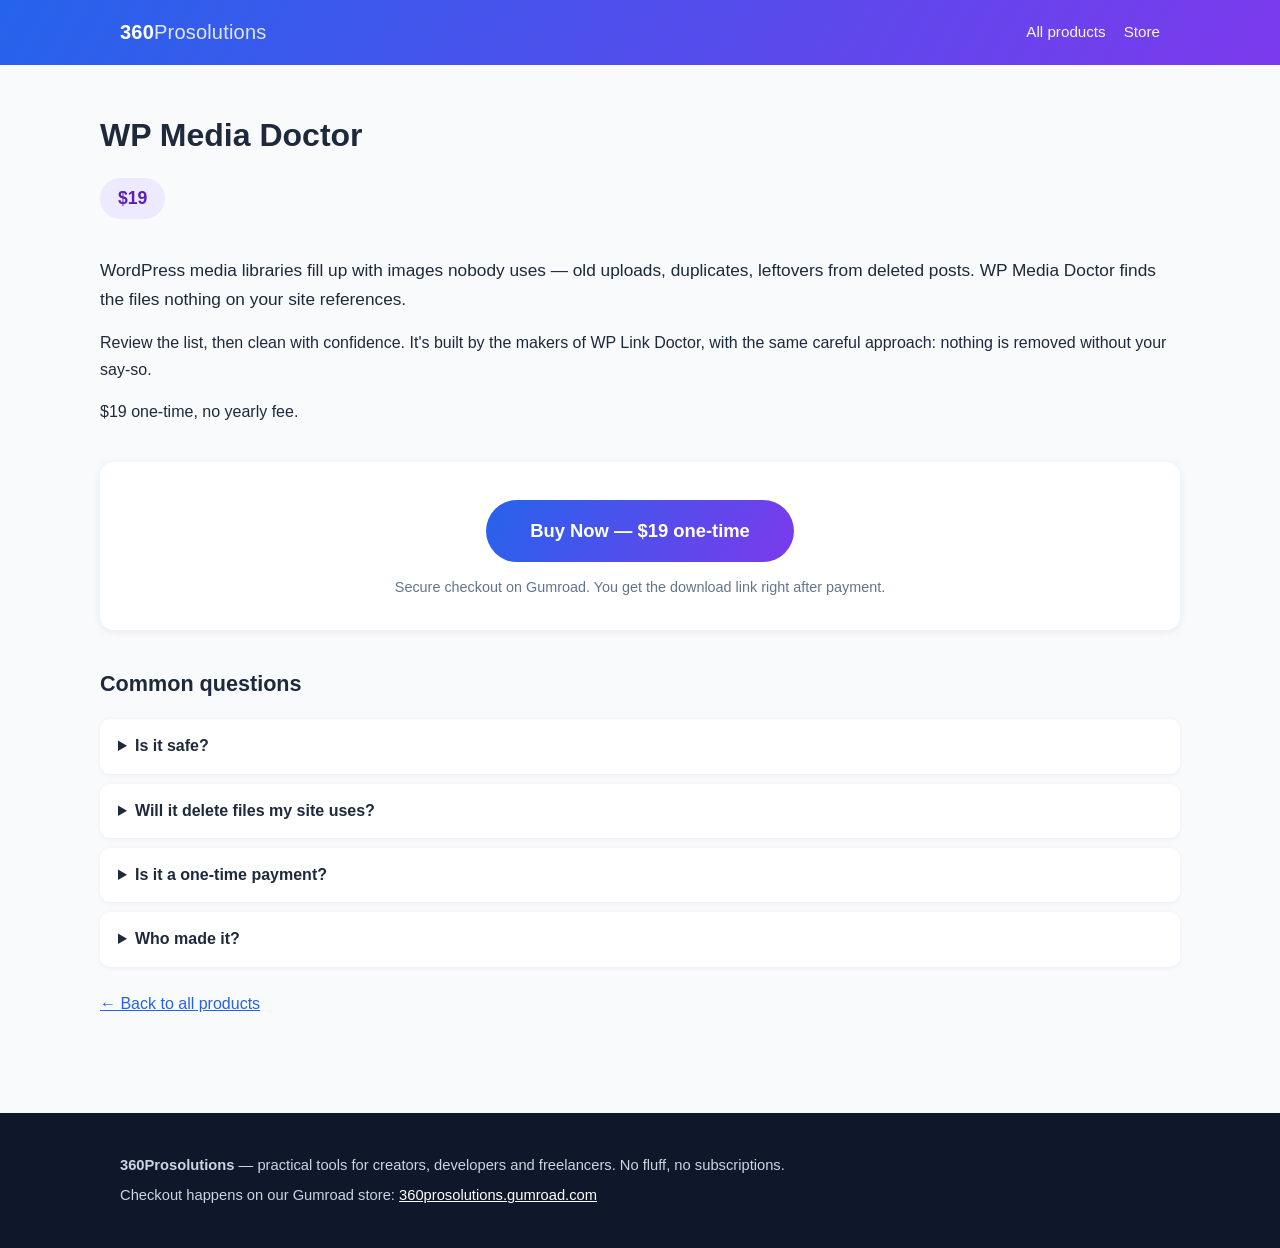
<file: wp-media-doctor.html>
<!DOCTYPE html>
<html lang="en">
<head>
<meta charset="utf-8">
<meta name="viewport" content="width=device-width, initial-scale=1">
<title>WP Media Doctor — clean unused wordpress media files | 360Prosolutions</title>
<meta name="description" content="Find and safely clean unused media files cluttering your WordPress media library. $19 one-time. From the makers of WP Link Doctor.">
<link rel="canonical" href="https://360prosolutions.pages.dev/wp-media-doctor.html">
<link rel="stylesheet" href="style.css">
</head>
<body>
<header class="site-header"><div class="wrap">
<a class="brand" href="index.html">360<span>Prosolutions</span></a>
<nav class="nav"><a href="index.html">All products</a><a href="https://360prosolutions.gumroad.com" target="_blank" rel="noopener">Store</a></nav>
</div></header><main class="wrap product">
<h1>WP Media Doctor</h1>
<div class="price-tag">$19</div>
<p class="lede">WordPress media libraries fill up with images nobody uses — old uploads, duplicates, leftovers from deleted posts. WP Media Doctor finds the files nothing on your site references.</p>
<p>Review the list, then clean with confidence. It's built by the makers of WP Link Doctor, with the same careful approach: nothing is removed without your say-so.</p>
<p>$19 one-time, no yearly fee.</p>
<div class="buybox">
<a class="btn big" href="https://360prosolutions.gumroad.com/l/wp-media-doctor" target="_blank" rel="noopener">Buy Now — $19 one-time</a>
<p class="note">Secure checkout on Gumroad. You get the download link right after payment.</p>
</div>
<section class="faq"><h2>Common questions</h2>
<details><summary>Is it safe?</summary><p>It only lists unused files — you review the list before anything is removed.</p></details>
<details><summary>Will it delete files my site uses?</summary><p>No. It finds files nothing references; you confirm each cleanup.</p></details>
<details><summary>Is it a one-time payment?</summary><p>Yes. $19 once.</p></details>
<details><summary>Who made it?</summary><p>The makers of WP Link Doctor.</p></details>
</section>
<p><a class="back" href="index.html">&larr; Back to all products</a></p>
</main>
<footer class="site-footer"><div class="wrap">
<p><strong>360Prosolutions</strong> — practical tools for creators, developers and freelancers. No fluff, no subscriptions.</p>
<p>Checkout happens on our Gumroad store: <a href="https://360prosolutions.gumroad.com" target="_blank" rel="noopener">360prosolutions.gumroad.com</a></p>
</div></footer></body>
</html>
</file>
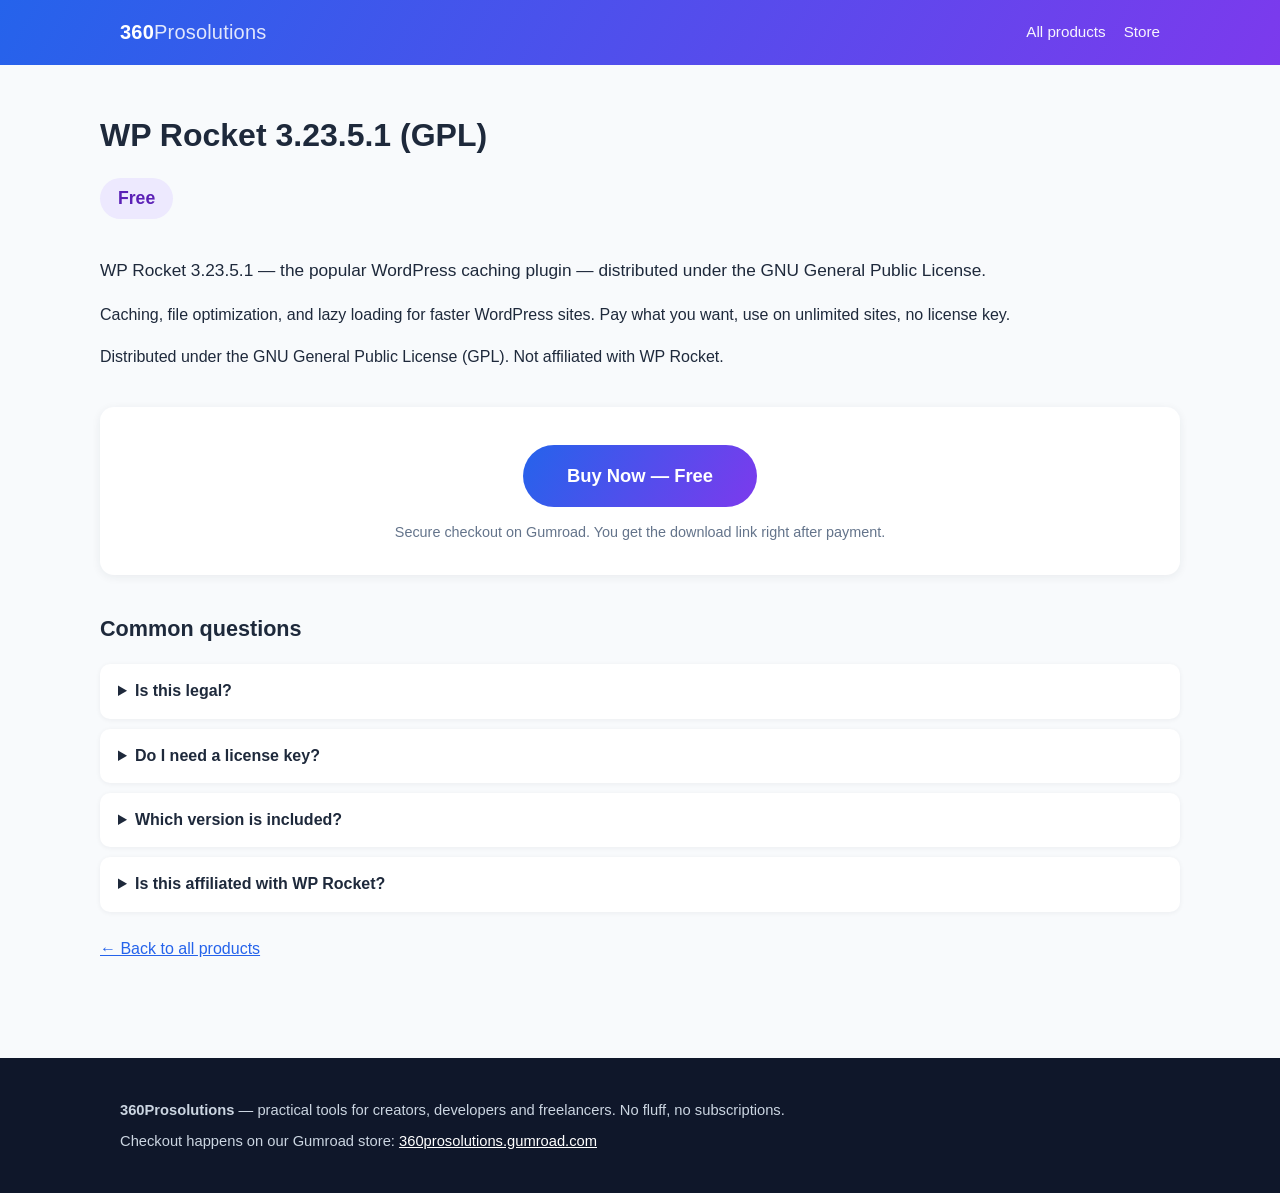
<file: wp-rocket-gpl.html>
<!DOCTYPE html>
<html lang="en">
<head>
<meta charset="utf-8">
<meta name="viewport" content="width=device-width, initial-scale=1">
<title>WP Rocket 3.23.5.1 (GPL) — wp rocket gpl | 360Prosolutions</title>
<meta name="description" content="WP Rocket 3.23.5.1 caching plugin under GPL. Pay what you want, unlimited sites. Not affiliated with WP Rocket.">
<link rel="canonical" href="https://360prosolutions.pages.dev/wp-rocket-gpl.html">
<link rel="stylesheet" href="style.css">
</head>
<body>
<header class="site-header"><div class="wrap">
<a class="brand" href="index.html">360<span>Prosolutions</span></a>
<nav class="nav"><a href="index.html">All products</a><a href="https://360prosolutions.gumroad.com" target="_blank" rel="noopener">Store</a></nav>
</div></header><main class="wrap product">
<h1>WP Rocket 3.23.5.1 (GPL)</h1>
<div class="price-tag">Free</div>
<p class="lede">WP Rocket 3.23.5.1 — the popular WordPress caching plugin — distributed under the GNU General Public License.</p>
<p>Caching, file optimization, and lazy loading for faster WordPress sites. Pay what you want, use on unlimited sites, no license key.</p>
<p>Distributed under the GNU General Public License (GPL). Not affiliated with WP Rocket.</p>
<div class="buybox">
<a class="btn big" href="https://360prosolutions.gumroad.com/l/wp-rocket-gpl" target="_blank" rel="noopener">Buy Now — Free</a>
<p class="note">Secure checkout on Gumroad. You get the download link right after payment.</p>
</div>
<section class="faq"><h2>Common questions</h2>
<details><summary>Is this legal?</summary><p>Yes. GPL-licensed software can be freely redistributed — that's what the license is for.</p></details>
<details><summary>Do I need a license key?</summary><p>No. Install it and use it on as many sites as you like.</p></details>
<details><summary>Which version is included?</summary><p>Version 3.23.5.1, as listed. Check the store page for the latest file.</p></details>
<details><summary>Is this affiliated with WP Rocket?</summary><p>No. Not affiliated with WP Rocket.</p></details>
</section>
<p><a class="back" href="index.html">&larr; Back to all products</a></p>
</main>
<footer class="site-footer"><div class="wrap">
<p><strong>360Prosolutions</strong> — practical tools for creators, developers and freelancers. No fluff, no subscriptions.</p>
<p>Checkout happens on our Gumroad store: <a href="https://360prosolutions.gumroad.com" target="_blank" rel="noopener">360prosolutions.gumroad.com</a></p>
</div></footer></body>
</html>
</file>
<file: style.css>
/* 360Prosolutions — static site styles */
:root{
  --blue:#2563eb; --purple:#7c3aed; --ink:#1e293b; --muted:#64748b;
  --bg:#f8fafc; --card:#ffffff; --radius:14px;
}
*{box-sizing:border-box}
body{margin:0;font-family:-apple-system,BlinkMacSystemFont,"Segoe UI",Roboto,Helvetica,Arial,sans-serif;
  color:var(--ink);background:var(--bg);line-height:1.65}
a{color:var(--blue)}
.wrap{max-width:1080px;margin:0 auto;padding:0 20px}
.site-header{background:linear-gradient(120deg,var(--blue),var(--purple));color:#fff}
.site-header .wrap{display:flex;align-items:center;justify-content:space-between;padding:16px 20px}
.brand{color:#fff;text-decoration:none;font-weight:800;font-size:1.25rem;letter-spacing:.2px}
.brand span{font-weight:400;opacity:.85}
.nav a{color:#fff;text-decoration:none;margin-left:18px;font-size:.95rem;opacity:.95}
.nav a:hover{opacity:1;text-decoration:underline}
.hero{background:linear-gradient(120deg,var(--blue),var(--purple));color:#fff;padding:64px 0 72px}
.hero h1{font-size:2.4rem;line-height:1.25;margin:0 0 14px;max-width:760px}
.hero p{font-size:1.12rem;opacity:.94;max-width:640px;margin:0}
.grid{display:grid;grid-template-columns:repeat(auto-fill,minmax(280px,1fr));gap:20px;padding:40px 0 56px}
.card{background:var(--card);border-radius:var(--radius);padding:24px;
  box-shadow:0 2px 10px rgba(30,41,59,.07);display:flex;flex-direction:column}
.card h3{margin:0 0 8px;font-size:1.15rem}
.card p{color:var(--muted);font-size:.95rem;margin:0 0 16px;flex:1}
.card .row{display:flex;align-items:center;justify-content:space-between}
.price{font-weight:800;font-size:1.15rem;color:var(--purple)}
.btn{display:inline-block;background:linear-gradient(120deg,var(--blue),var(--purple));color:#fff;
  text-decoration:none;padding:10px 22px;border-radius:999px;font-weight:700;font-size:.95rem}
.btn:hover{filter:brightness(1.06)}
.btn.big{font-size:1.15rem;padding:16px 44px;margin:8px 0 4px}
.product{padding:44px 0 60px}
.product h1{font-size:2rem;margin:0 0 6px}
.price-tag{display:inline-block;background:#ede9fe;color:#5b21b6;font-weight:800;
  padding:6px 18px;border-radius:999px;margin:10px 0 20px;font-size:1.1rem}
.product .lede{font-size:1.08rem}
.faq{margin-top:36px}
.faq h2{font-size:1.35rem}
details{background:var(--card);border-radius:10px;padding:14px 18px;margin:10px 0;
  box-shadow:0 1px 5px rgba(30,41,59,.06)}
summary{font-weight:700;cursor:pointer}
.buybox{background:var(--card);border-radius:var(--radius);padding:30px;text-align:center;
  box-shadow:0 2px 10px rgba(30,41,59,.07);margin:36px 0}
.buybox .note{color:var(--muted);font-size:.9rem;margin:10px 0 0}
.back{display:inline-block;margin-top:8px}
.site-footer{background:#0f172a;color:#cbd5e1;padding:34px 0;margin-top:20px}
.site-footer a{color:#fff}
.site-footer p{margin:6px 0;font-size:.92rem}
@media(max-width:640px){
  .hero{padding:44px 0 52px}
  .hero h1{font-size:1.7rem}
  .product h1{font-size:1.55rem}
}
</file>
